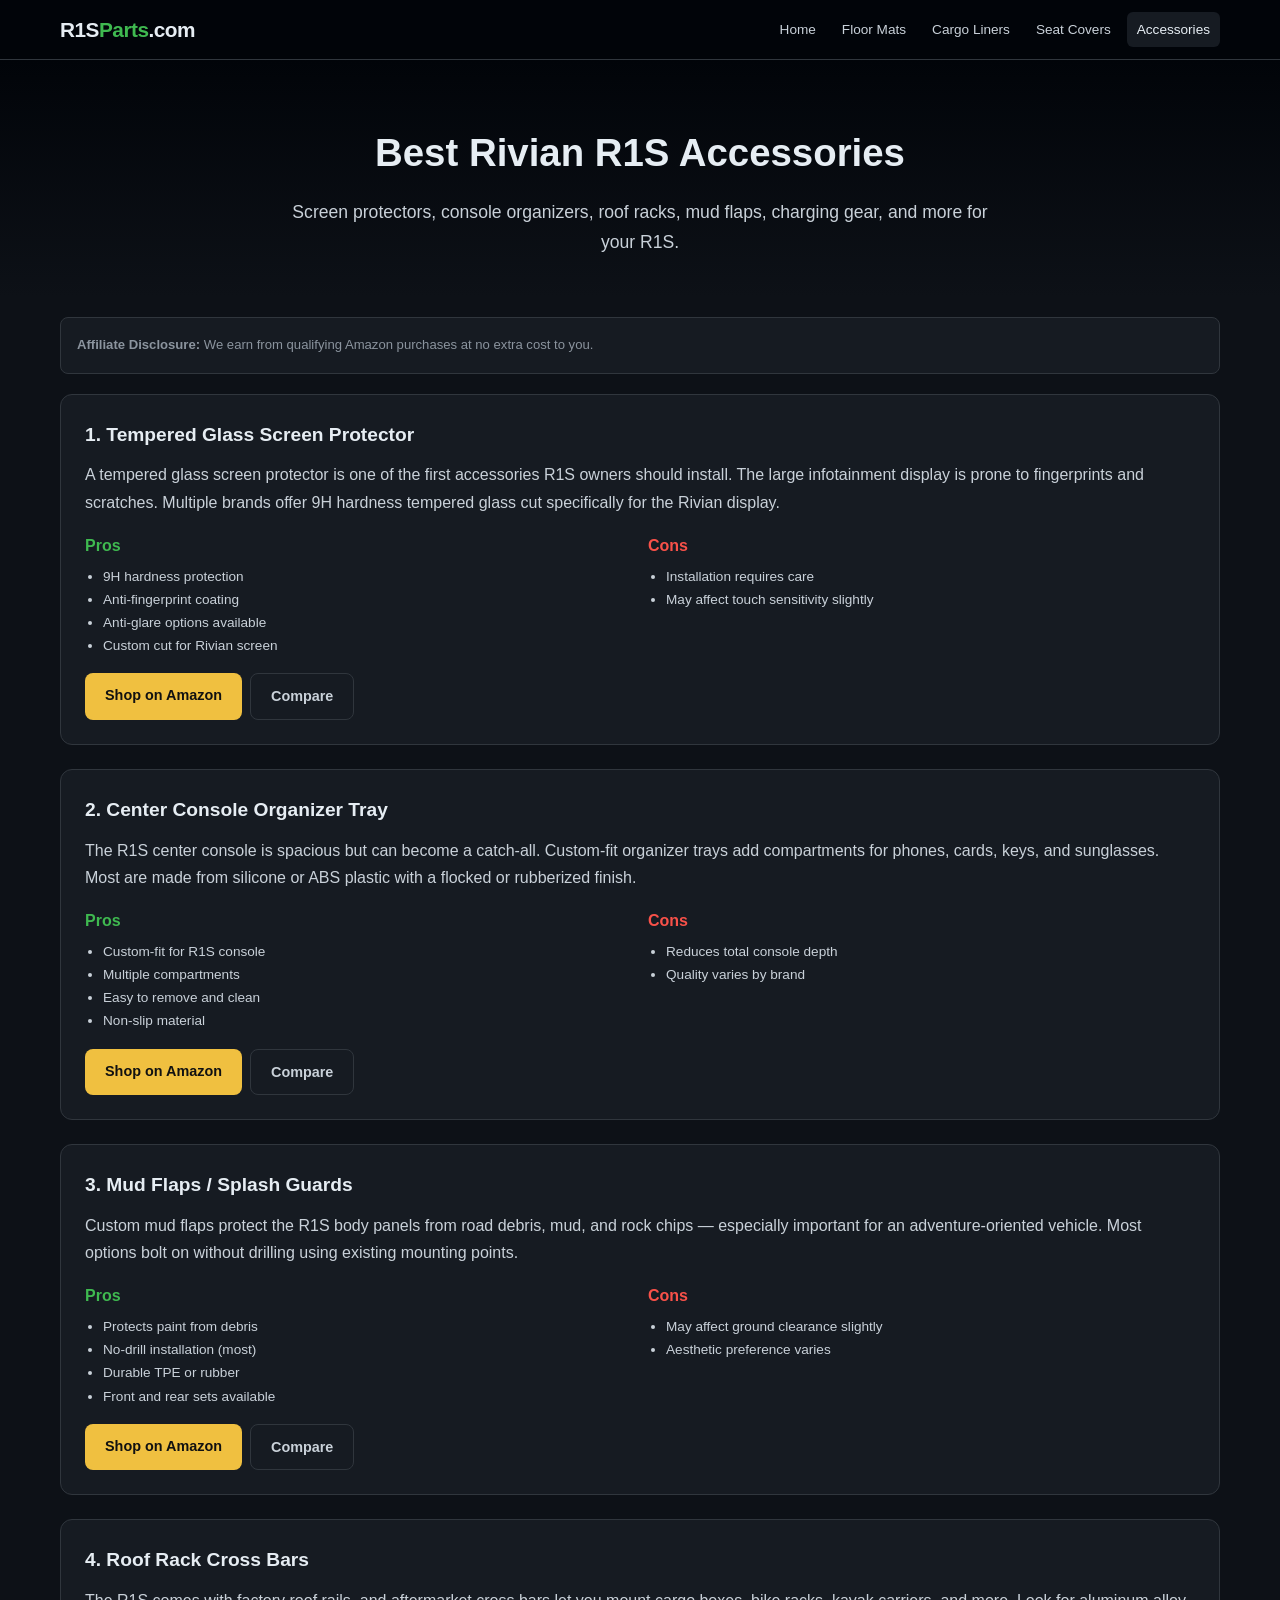
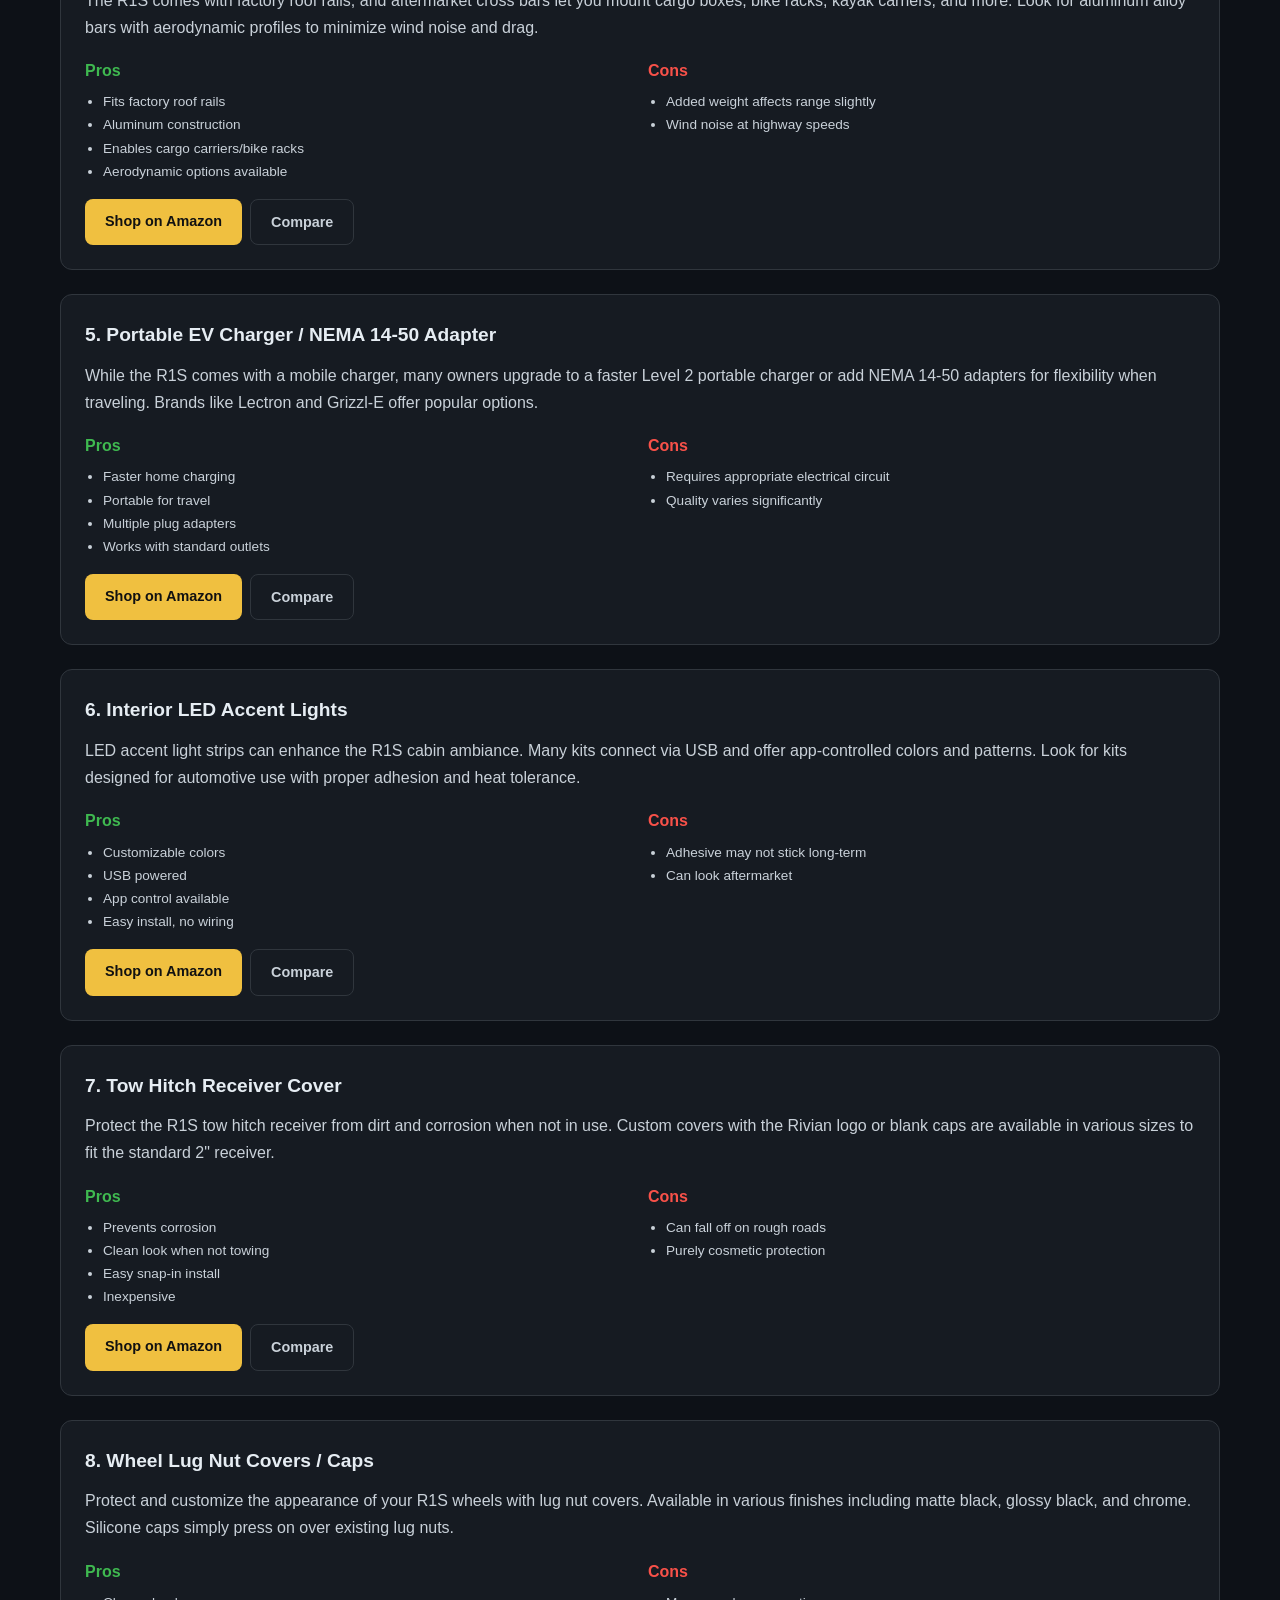
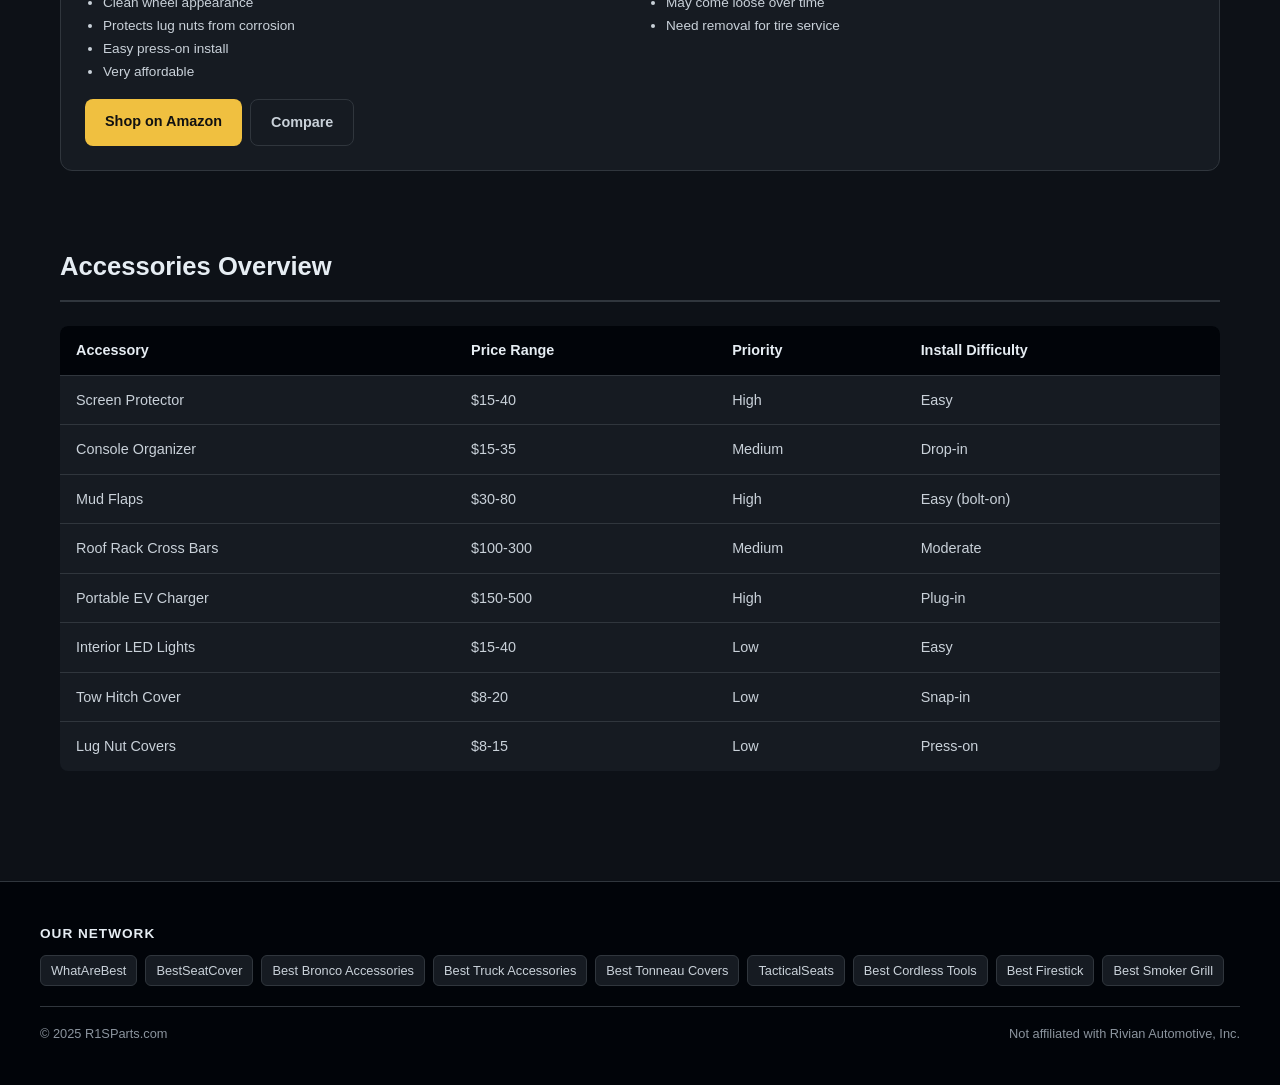
<file: best-accessories.html>
<!DOCTYPE html>
<html lang="en">
<head>
<meta name="robots" content="index,follow">
<meta charset="UTF-8">
<link rel="canonical" href="https://r1sparts.com/best-accessories.html">
<meta name="viewport" content="width=device-width,initial-scale=1">
<title>Best Rivian R1S Accessories (2025) — R1SParts.com</title>
<meta name="description" content="Top accessories for your Rivian R1S — screen protectors, console organizers, roof racks, mud flaps, charging accessories and more.">
<link rel="stylesheet" href="css/style.css">
</head>
<body>

<nav class="nav"><div class="nav-inner">
  <a href="/" class="nav-logo">R1S<span>Parts</span>.com</a>
  <div class="nav-links">
    <a href="/">Home</a>
    <a href="best-floor-mats.html">Floor Mats</a>
    <a href="best-cargo-liners.html">Cargo Liners</a>
    <a href="best-seat-covers.html">Seat Covers</a>
    <a href="best-accessories.html" class="active">Accessories</a>
  </div>
</div></nav>

<section class="hero">
  <h1>Best Rivian R1S Accessories</h1>
  <p>Screen protectors, console organizers, roof racks, mud flaps, charging gear, and more for your R1S.</p>
</section>

<div class="container">

<div class="disclosure"><strong>Affiliate Disclosure:</strong> We earn from qualifying Amazon purchases at no extra cost to you.</div>

<div class="review-card">
  
  <h3>1. Tempered Glass Screen Protector</h3>
  <p>A tempered glass screen protector is one of the first accessories R1S owners should install. The large infotainment display is prone to fingerprints and scratches. Multiple brands offer 9H hardness tempered glass cut specifically for the Rivian display.</p>
  <div class="pros-cons">
    <div class="pros"><h4>Pros</h4><ul><li>9H hardness protection</li><li>Anti-fingerprint coating</li><li>Anti-glare options available</li><li>Custom cut for Rivian screen</li></ul></div>
    <div class="cons"><h4>Cons</h4><ul><li>Installation requires care</li><li>May affect touch sensitivity slightly</li></ul></div>
  </div>
  <div class="btn-group">
    <a href="https://www.amazon.com/s?k=Rivian+R1S+screen+protector+tempered+glass&tag=brazenprodu01-20" class="btn btn-amazon" target="_blank" rel="nofollow noopener">Shop on Amazon</a>
    <a href="#comparison" class="btn btn-outline">Compare</a>
  </div>
</div>

<div class="review-card">
  
  <h3>2. Center Console Organizer Tray</h3>
  <p>The R1S center console is spacious but can become a catch-all. Custom-fit organizer trays add compartments for phones, cards, keys, and sunglasses. Most are made from silicone or ABS plastic with a flocked or rubberized finish.</p>
  <div class="pros-cons">
    <div class="pros"><h4>Pros</h4><ul><li>Custom-fit for R1S console</li><li>Multiple compartments</li><li>Easy to remove and clean</li><li>Non-slip material</li></ul></div>
    <div class="cons"><h4>Cons</h4><ul><li>Reduces total console depth</li><li>Quality varies by brand</li></ul></div>
  </div>
  <div class="btn-group">
    <a href="https://www.amazon.com/s?k=Rivian+R1S+center+console+organizer&tag=brazenprodu01-20" class="btn btn-amazon" target="_blank" rel="nofollow noopener">Shop on Amazon</a>
    <a href="#comparison" class="btn btn-outline">Compare</a>
  </div>
</div>

<div class="review-card">
  
  <h3>3. Mud Flaps / Splash Guards</h3>
  <p>Custom mud flaps protect the R1S body panels from road debris, mud, and rock chips — especially important for an adventure-oriented vehicle. Most options bolt on without drilling using existing mounting points.</p>
  <div class="pros-cons">
    <div class="pros"><h4>Pros</h4><ul><li>Protects paint from debris</li><li>No-drill installation (most)</li><li>Durable TPE or rubber</li><li>Front and rear sets available</li></ul></div>
    <div class="cons"><h4>Cons</h4><ul><li>May affect ground clearance slightly</li><li>Aesthetic preference varies</li></ul></div>
  </div>
  <div class="btn-group">
    <a href="https://www.amazon.com/s?k=Rivian+R1S+mud+flaps+splash+guards&tag=brazenprodu01-20" class="btn btn-amazon" target="_blank" rel="nofollow noopener">Shop on Amazon</a>
    <a href="#comparison" class="btn btn-outline">Compare</a>
  </div>
</div>

<div class="review-card">
  
  <h3>4. Roof Rack Cross Bars</h3>
  <p>The R1S comes with factory roof rails, and aftermarket cross bars let you mount cargo boxes, bike racks, kayak carriers, and more. Look for aluminum alloy bars with aerodynamic profiles to minimize wind noise and drag.</p>
  <div class="pros-cons">
    <div class="pros"><h4>Pros</h4><ul><li>Fits factory roof rails</li><li>Aluminum construction</li><li>Enables cargo carriers/bike racks</li><li>Aerodynamic options available</li></ul></div>
    <div class="cons"><h4>Cons</h4><ul><li>Added weight affects range slightly</li><li>Wind noise at highway speeds</li></ul></div>
  </div>
  <div class="btn-group">
    <a href="https://www.amazon.com/s?k=Rivian+R1S+roof+rack+cross+bars&tag=brazenprodu01-20" class="btn btn-amazon" target="_blank" rel="nofollow noopener">Shop on Amazon</a>
    <a href="#comparison" class="btn btn-outline">Compare</a>
  </div>
</div>

<div class="review-card">
  
  <h3>5. Portable EV Charger / NEMA 14-50 Adapter</h3>
  <p>While the R1S comes with a mobile charger, many owners upgrade to a faster Level 2 portable charger or add NEMA 14-50 adapters for flexibility when traveling. Brands like Lectron and Grizzl-E offer popular options.</p>
  <div class="pros-cons">
    <div class="pros"><h4>Pros</h4><ul><li>Faster home charging</li><li>Portable for travel</li><li>Multiple plug adapters</li><li>Works with standard outlets</li></ul></div>
    <div class="cons"><h4>Cons</h4><ul><li>Requires appropriate electrical circuit</li><li>Quality varies significantly</li></ul></div>
  </div>
  <div class="btn-group">
    <a href="https://www.amazon.com/s?k=portable+EV+charger+Level+2+NEMA+14-50&tag=brazenprodu01-20" class="btn btn-amazon" target="_blank" rel="nofollow noopener">Shop on Amazon</a>
    <a href="#comparison" class="btn btn-outline">Compare</a>
  </div>
</div>

<div class="review-card">
  
  <h3>6. Interior LED Accent Lights</h3>
  <p>LED accent light strips can enhance the R1S cabin ambiance. Many kits connect via USB and offer app-controlled colors and patterns. Look for kits designed for automotive use with proper adhesion and heat tolerance.</p>
  <div class="pros-cons">
    <div class="pros"><h4>Pros</h4><ul><li>Customizable colors</li><li>USB powered</li><li>App control available</li><li>Easy install, no wiring</li></ul></div>
    <div class="cons"><h4>Cons</h4><ul><li>Adhesive may not stick long-term</li><li>Can look aftermarket</li></ul></div>
  </div>
  <div class="btn-group">
    <a href="https://www.amazon.com/s?k=car+interior+LED+accent+lights+USB+app&tag=brazenprodu01-20" class="btn btn-amazon" target="_blank" rel="nofollow noopener">Shop on Amazon</a>
    <a href="#comparison" class="btn btn-outline">Compare</a>
  </div>
</div>

<div class="review-card">
  
  <h3>7. Tow Hitch Receiver Cover</h3>
  <p>Protect the R1S tow hitch receiver from dirt and corrosion when not in use. Custom covers with the Rivian logo or blank caps are available in various sizes to fit the standard 2" receiver.</p>
  <div class="pros-cons">
    <div class="pros"><h4>Pros</h4><ul><li>Prevents corrosion</li><li>Clean look when not towing</li><li>Easy snap-in install</li><li>Inexpensive</li></ul></div>
    <div class="cons"><h4>Cons</h4><ul><li>Can fall off on rough roads</li><li>Purely cosmetic protection</li></ul></div>
  </div>
  <div class="btn-group">
    <a href="https://www.amazon.com/s?k=Rivian+tow+hitch+cover+2+inch&tag=brazenprodu01-20" class="btn btn-amazon" target="_blank" rel="nofollow noopener">Shop on Amazon</a>
    <a href="#comparison" class="btn btn-outline">Compare</a>
  </div>
</div>

<div class="review-card">
  
  <h3>8. Wheel Lug Nut Covers / Caps</h3>
  <p>Protect and customize the appearance of your R1S wheels with lug nut covers. Available in various finishes including matte black, glossy black, and chrome. Silicone caps simply press on over existing lug nuts.</p>
  <div class="pros-cons">
    <div class="pros"><h4>Pros</h4><ul><li>Clean wheel appearance</li><li>Protects lug nuts from corrosion</li><li>Easy press-on install</li><li>Very affordable</li></ul></div>
    <div class="cons"><h4>Cons</h4><ul><li>May come loose over time</li><li>Need removal for tire service</li></ul></div>
  </div>
  <div class="btn-group">
    <a href="https://www.amazon.com/s?k=Rivian+R1S+lug+nut+covers+caps&tag=brazenprodu01-20" class="btn btn-amazon" target="_blank" rel="nofollow noopener">Shop on Amazon</a>
    <a href="#comparison" class="btn btn-outline">Compare</a>
  </div>
</div>

<section class="section" id="comparison">
  <h2 class="section-title">Accessories Overview</h2>
  <div class="table-wrap">
    <table>
      <thead><tr><th>Accessory</th><th>Price Range</th><th>Priority</th><th>Install Difficulty</th></tr></thead>
      <tbody>
        <tr><td>Screen Protector</td><td>$15-40</td><td>High</td><td>Easy</td></tr>
        <tr><td>Console Organizer</td><td>$15-35</td><td>Medium</td><td>Drop-in</td></tr>
        <tr><td>Mud Flaps</td><td>$30-80</td><td>High</td><td>Easy (bolt-on)</td></tr>
        <tr><td>Roof Rack Cross Bars</td><td>$100-300</td><td>Medium</td><td>Moderate</td></tr>
        <tr><td>Portable EV Charger</td><td>$150-500</td><td>High</td><td>Plug-in</td></tr>
        <tr><td>Interior LED Lights</td><td>$15-40</td><td>Low</td><td>Easy</td></tr>
        <tr><td>Tow Hitch Cover</td><td>$8-20</td><td>Low</td><td>Snap-in</td></tr>
        <tr><td>Lug Nut Covers</td><td>$8-15</td><td>Low</td><td>Press-on</td></tr>
      </tbody>
    </table>
  </div>
</section>

</div>

<footer class="footer"><div class="footer-inner">
  <div class="footer-network"><h4>Our Network</h4>
    <div class="footer-network-links">
      <a href="https://whatarebest.com">WhatAreBest</a><a href="https://bestseatcover.com">BestSeatCover</a><a href="https://bestbroncoaccessories.com">Best Bronco Accessories</a><a href="https://besttruckaccessories.com">Best Truck Accessories</a><a href="https://besttonneaucovers.com">Best Tonneau Covers</a><a href="https://tacticalseats.com">TacticalSeats</a><a href="https://bestcordlesstools.com">Best Cordless Tools</a><a href="https://bestfirestick.com">Best Firestick</a><a href="https://bestsmokergrill.com">Best Smoker Grill</a>
    </div>
  </div>
  <div class="footer-bottom"><span>&copy; 2025 R1SParts.com</span><span>Not affiliated with Rivian Automotive, Inc.</span></div>
</div></footer>

</body>
</html>
</file>
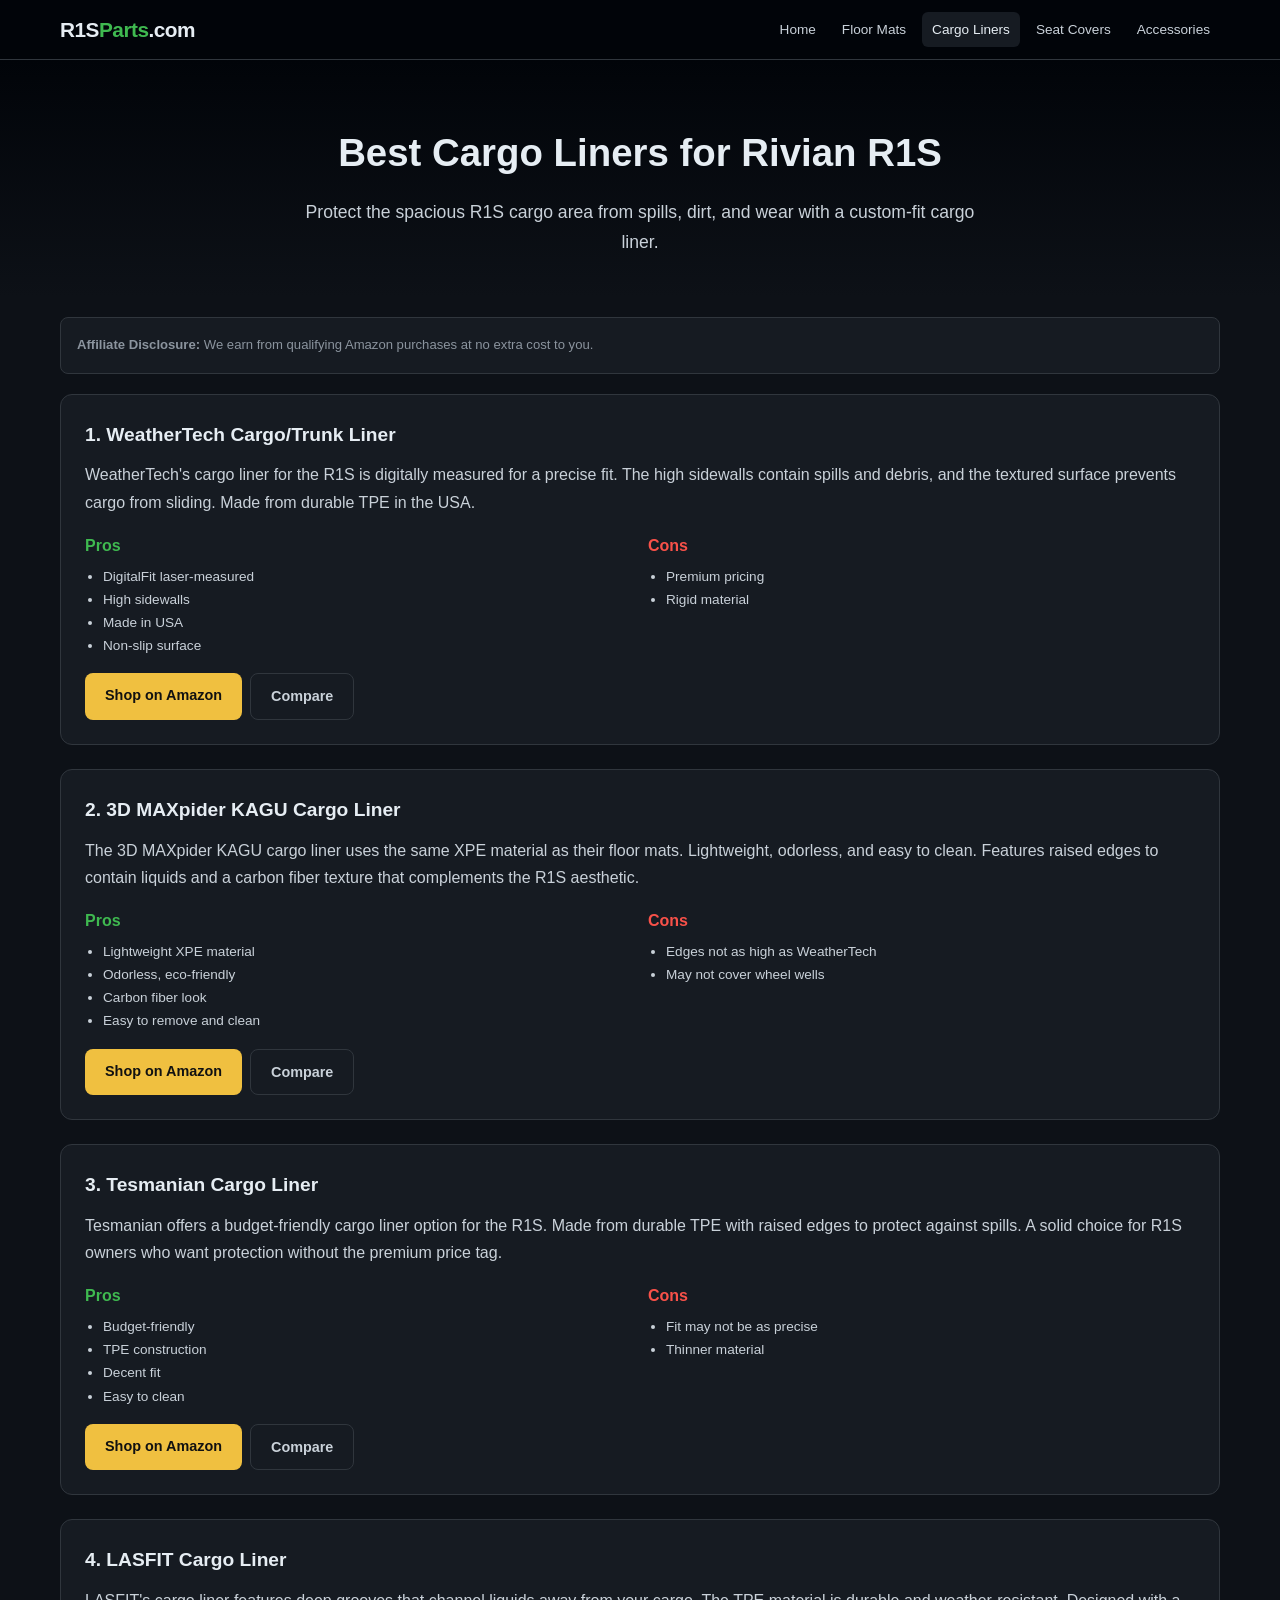
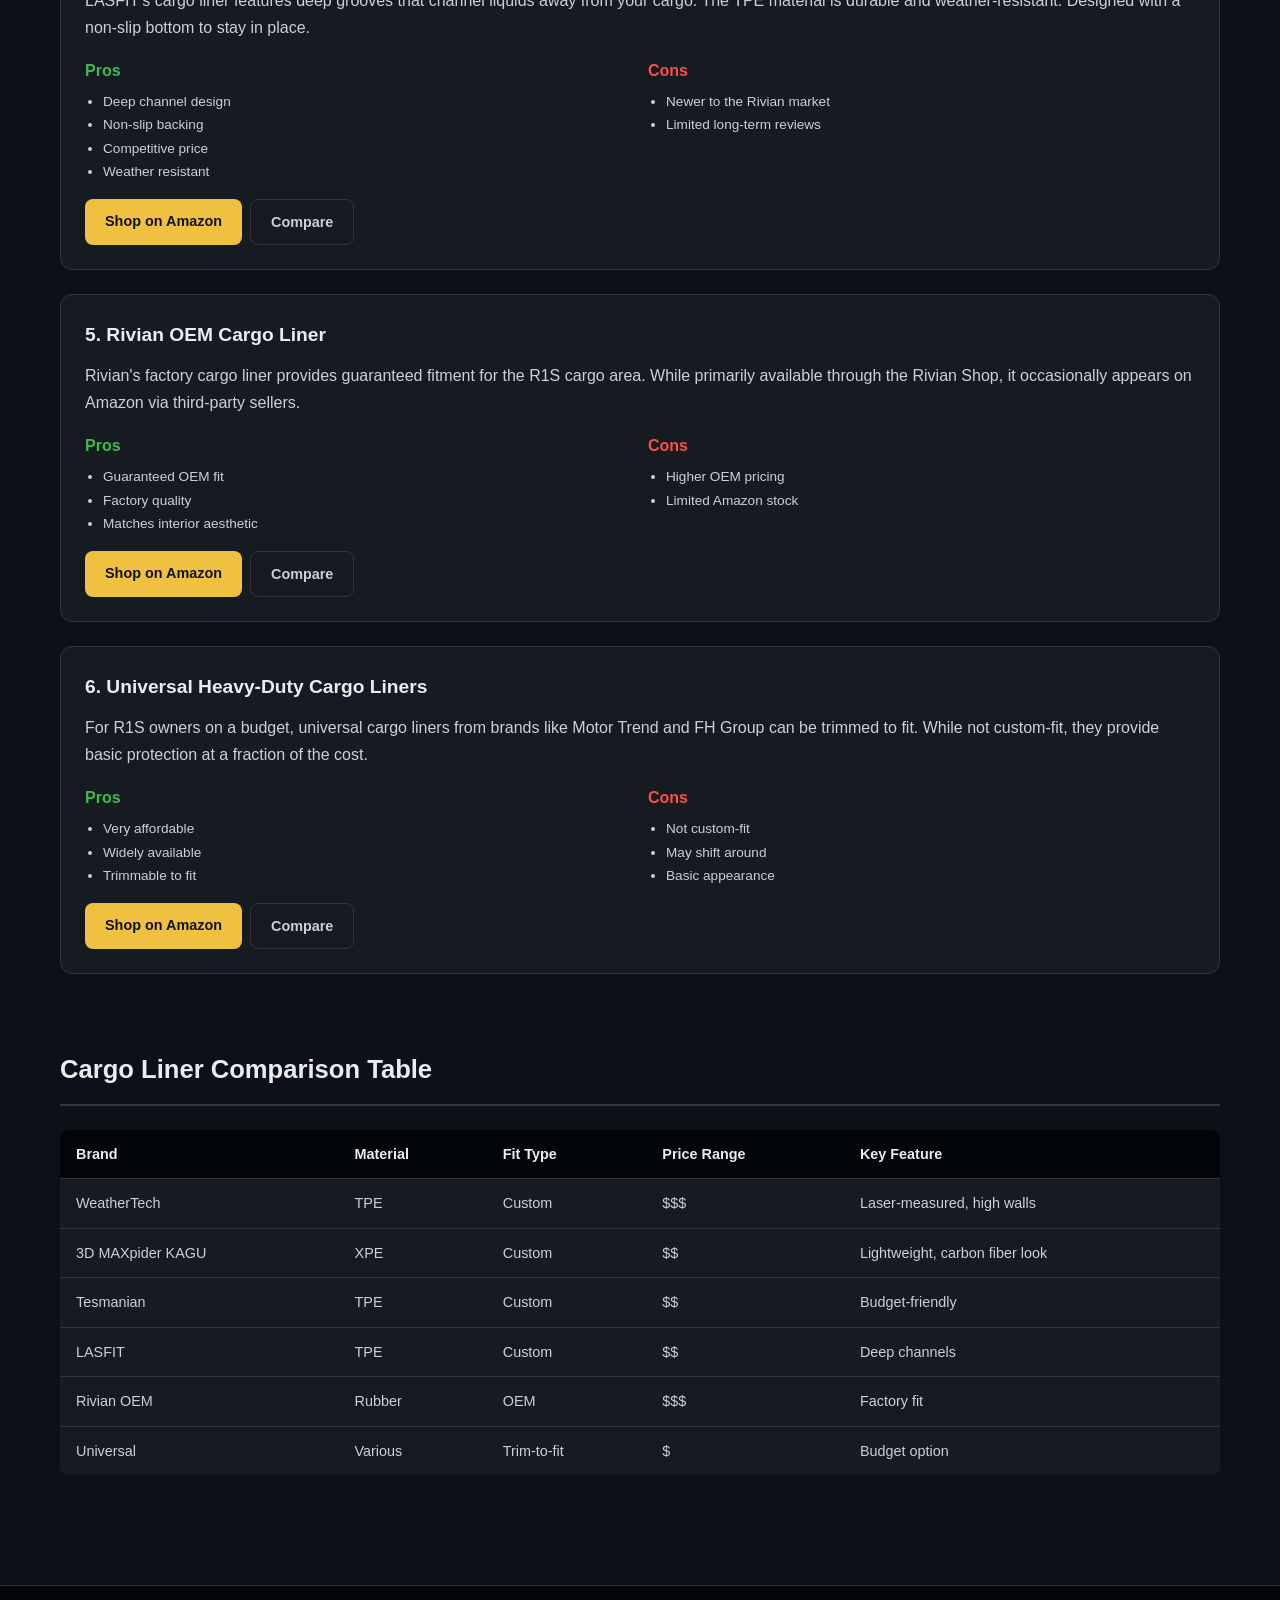
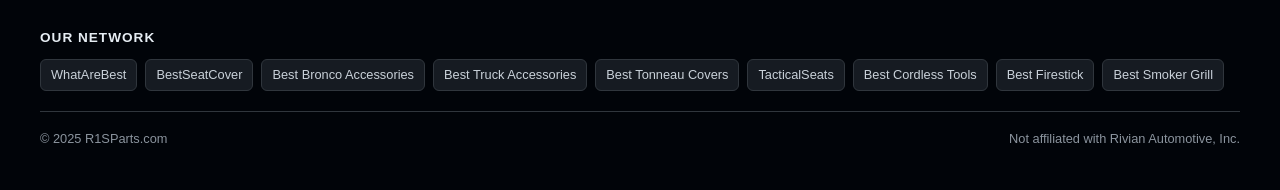
<file: best-cargo-liners.html>
<!DOCTYPE html>
<html lang="en">
<head>
<meta name="robots" content="index,follow">
<meta charset="UTF-8">
<link rel="canonical" href="https://r1sparts.com/best-cargo-liners.html">
<meta name="viewport" content="width=device-width,initial-scale=1">
<title>Best Cargo Liners for Rivian R1S (2025) — R1SParts.com</title>
<meta name="description" content="Compare the best cargo liners for the Rivian R1S. WeatherTech, 3D MAXpider, Tesmanian and more.">
<link rel="stylesheet" href="css/style.css">
</head>
<body>

<nav class="nav"><div class="nav-inner">
  <a href="/" class="nav-logo">R1S<span>Parts</span>.com</a>
  <div class="nav-links">
    <a href="/">Home</a>
    <a href="best-floor-mats.html">Floor Mats</a>
    <a href="best-cargo-liners.html" class="active">Cargo Liners</a>
    <a href="best-seat-covers.html">Seat Covers</a>
    <a href="best-accessories.html">Accessories</a>
  </div>
</div></nav>

<section class="hero">
  <h1>Best Cargo Liners for Rivian R1S</h1>
  <p>Protect the spacious R1S cargo area from spills, dirt, and wear with a custom-fit cargo liner.</p>
</section>

<div class="container">

<div class="disclosure"><strong>Affiliate Disclosure:</strong> We earn from qualifying Amazon purchases at no extra cost to you.</div>

<div class="review-card">
  
  <h3>1. WeatherTech Cargo/Trunk Liner</h3>
  <p>WeatherTech's cargo liner for the R1S is digitally measured for a precise fit. The high sidewalls contain spills and debris, and the textured surface prevents cargo from sliding. Made from durable TPE in the USA.</p>
  <div class="pros-cons">
    <div class="pros"><h4>Pros</h4><ul><li>DigitalFit laser-measured</li><li>High sidewalls</li><li>Made in USA</li><li>Non-slip surface</li></ul></div>
    <div class="cons"><h4>Cons</h4><ul><li>Premium pricing</li><li>Rigid material</li></ul></div>
  </div>
  <div class="btn-group">
    <a href="https://www.amazon.com/s?k=WeatherTech+Rivian+R1S+cargo+liner&tag=brazenprodu01-20" class="btn btn-amazon" target="_blank" rel="nofollow noopener">Shop on Amazon</a>
    <a href="#comparison" class="btn btn-outline">Compare</a>
  </div>
</div>

<div class="review-card">
  
  <h3>2. 3D MAXpider KAGU Cargo Liner</h3>
  <p>The 3D MAXpider KAGU cargo liner uses the same XPE material as their floor mats. Lightweight, odorless, and easy to clean. Features raised edges to contain liquids and a carbon fiber texture that complements the R1S aesthetic.</p>
  <div class="pros-cons">
    <div class="pros"><h4>Pros</h4><ul><li>Lightweight XPE material</li><li>Odorless, eco-friendly</li><li>Carbon fiber look</li><li>Easy to remove and clean</li></ul></div>
    <div class="cons"><h4>Cons</h4><ul><li>Edges not as high as WeatherTech</li><li>May not cover wheel wells</li></ul></div>
  </div>
  <div class="btn-group">
    <a href="https://www.amazon.com/s?k=3D+MAXpider+Rivian+R1S+cargo+liner&tag=brazenprodu01-20" class="btn btn-amazon" target="_blank" rel="nofollow noopener">Shop on Amazon</a>
    <a href="#comparison" class="btn btn-outline">Compare</a>
  </div>
</div>

<div class="review-card">
  
  <h3>3. Tesmanian Cargo Liner</h3>
  <p>Tesmanian offers a budget-friendly cargo liner option for the R1S. Made from durable TPE with raised edges to protect against spills. A solid choice for R1S owners who want protection without the premium price tag.</p>
  <div class="pros-cons">
    <div class="pros"><h4>Pros</h4><ul><li>Budget-friendly</li><li>TPE construction</li><li>Decent fit</li><li>Easy to clean</li></ul></div>
    <div class="cons"><h4>Cons</h4><ul><li>Fit may not be as precise</li><li>Thinner material</li></ul></div>
  </div>
  <div class="btn-group">
    <a href="https://www.amazon.com/s?k=Tesmanian+Rivian+R1S+cargo+liner&tag=brazenprodu01-20" class="btn btn-amazon" target="_blank" rel="nofollow noopener">Shop on Amazon</a>
    <a href="#comparison" class="btn btn-outline">Compare</a>
  </div>
</div>

<div class="review-card">
  
  <h3>4. LASFIT Cargo Liner</h3>
  <p>LASFIT's cargo liner features deep grooves that channel liquids away from your cargo. The TPE material is durable and weather-resistant. Designed with a non-slip bottom to stay in place.</p>
  <div class="pros-cons">
    <div class="pros"><h4>Pros</h4><ul><li>Deep channel design</li><li>Non-slip backing</li><li>Competitive price</li><li>Weather resistant</li></ul></div>
    <div class="cons"><h4>Cons</h4><ul><li>Newer to the Rivian market</li><li>Limited long-term reviews</li></ul></div>
  </div>
  <div class="btn-group">
    <a href="https://www.amazon.com/s?k=LASFIT+Rivian+R1S+cargo+liner&tag=brazenprodu01-20" class="btn btn-amazon" target="_blank" rel="nofollow noopener">Shop on Amazon</a>
    <a href="#comparison" class="btn btn-outline">Compare</a>
  </div>
</div>

<div class="review-card">
  
  <h3>5. Rivian OEM Cargo Liner</h3>
  <p>Rivian's factory cargo liner provides guaranteed fitment for the R1S cargo area. While primarily available through the Rivian Shop, it occasionally appears on Amazon via third-party sellers.</p>
  <div class="pros-cons">
    <div class="pros"><h4>Pros</h4><ul><li>Guaranteed OEM fit</li><li>Factory quality</li><li>Matches interior aesthetic</li></ul></div>
    <div class="cons"><h4>Cons</h4><ul><li>Higher OEM pricing</li><li>Limited Amazon stock</li></ul></div>
  </div>
  <div class="btn-group">
    <a href="https://www.amazon.com/s?k=Rivian+R1S+OEM+cargo+liner&tag=brazenprodu01-20" class="btn btn-amazon" target="_blank" rel="nofollow noopener">Shop on Amazon</a>
    <a href="#comparison" class="btn btn-outline">Compare</a>
  </div>
</div>

<div class="review-card">
  <h3>6. Universal Heavy-Duty Cargo Liners</h3>
  <p>For R1S owners on a budget, universal cargo liners from brands like Motor Trend and FH Group can be trimmed to fit. While not custom-fit, they provide basic protection at a fraction of the cost.</p>
  <div class="pros-cons">
    <div class="pros"><h4>Pros</h4><ul><li>Very affordable</li><li>Widely available</li><li>Trimmable to fit</li></ul></div>
    <div class="cons"><h4>Cons</h4><ul><li>Not custom-fit</li><li>May shift around</li><li>Basic appearance</li></ul></div>
  </div>
  <div class="btn-group">
    <a href="https://www.amazon.com/s?k=universal+SUV+cargo+liner+heavy+duty&tag=brazenprodu01-20" class="btn btn-amazon" target="_blank" rel="nofollow noopener">Shop on Amazon</a>
    <a href="#comparison" class="btn btn-outline">Compare</a>
  </div>
</div>

<section class="section" id="comparison">
  <h2 class="section-title">Cargo Liner Comparison Table</h2>
  <div class="table-wrap">
    <table>
      <thead><tr><th>Brand</th><th>Material</th><th>Fit Type</th><th>Price Range</th><th>Key Feature</th></tr></thead>
      <tbody>
        <tr><td>WeatherTech</td><td>TPE</td><td>Custom</td><td>$$$</td><td>Laser-measured, high walls</td></tr>
        <tr><td>3D MAXpider KAGU</td><td>XPE</td><td>Custom</td><td>$$</td><td>Lightweight, carbon fiber look</td></tr>
        <tr><td>Tesmanian</td><td>TPE</td><td>Custom</td><td>$$</td><td>Budget-friendly</td></tr>
        <tr><td>LASFIT</td><td>TPE</td><td>Custom</td><td>$$</td><td>Deep channels</td></tr>
        <tr><td>Rivian OEM</td><td>Rubber</td><td>OEM</td><td>$$$</td><td>Factory fit</td></tr>
        <tr><td>Universal</td><td>Various</td><td>Trim-to-fit</td><td>$</td><td>Budget option</td></tr>
      </tbody>
    </table>
  </div>
</section>

</div>

<footer class="footer"><div class="footer-inner">
  <div class="footer-network"><h4>Our Network</h4>
    <div class="footer-network-links">
      <a href="https://whatarebest.com">WhatAreBest</a><a href="https://bestseatcover.com">BestSeatCover</a><a href="https://bestbroncoaccessories.com">Best Bronco Accessories</a><a href="https://besttruckaccessories.com">Best Truck Accessories</a><a href="https://besttonneaucovers.com">Best Tonneau Covers</a><a href="https://tacticalseats.com">TacticalSeats</a><a href="https://bestcordlesstools.com">Best Cordless Tools</a><a href="https://bestfirestick.com">Best Firestick</a><a href="https://bestsmokergrill.com">Best Smoker Grill</a>
    </div>
  </div>
  <div class="footer-bottom"><span>&copy; 2025 R1SParts.com</span><span>Not affiliated with Rivian Automotive, Inc.</span></div>
</div></footer>

</body>
</html>
</file>
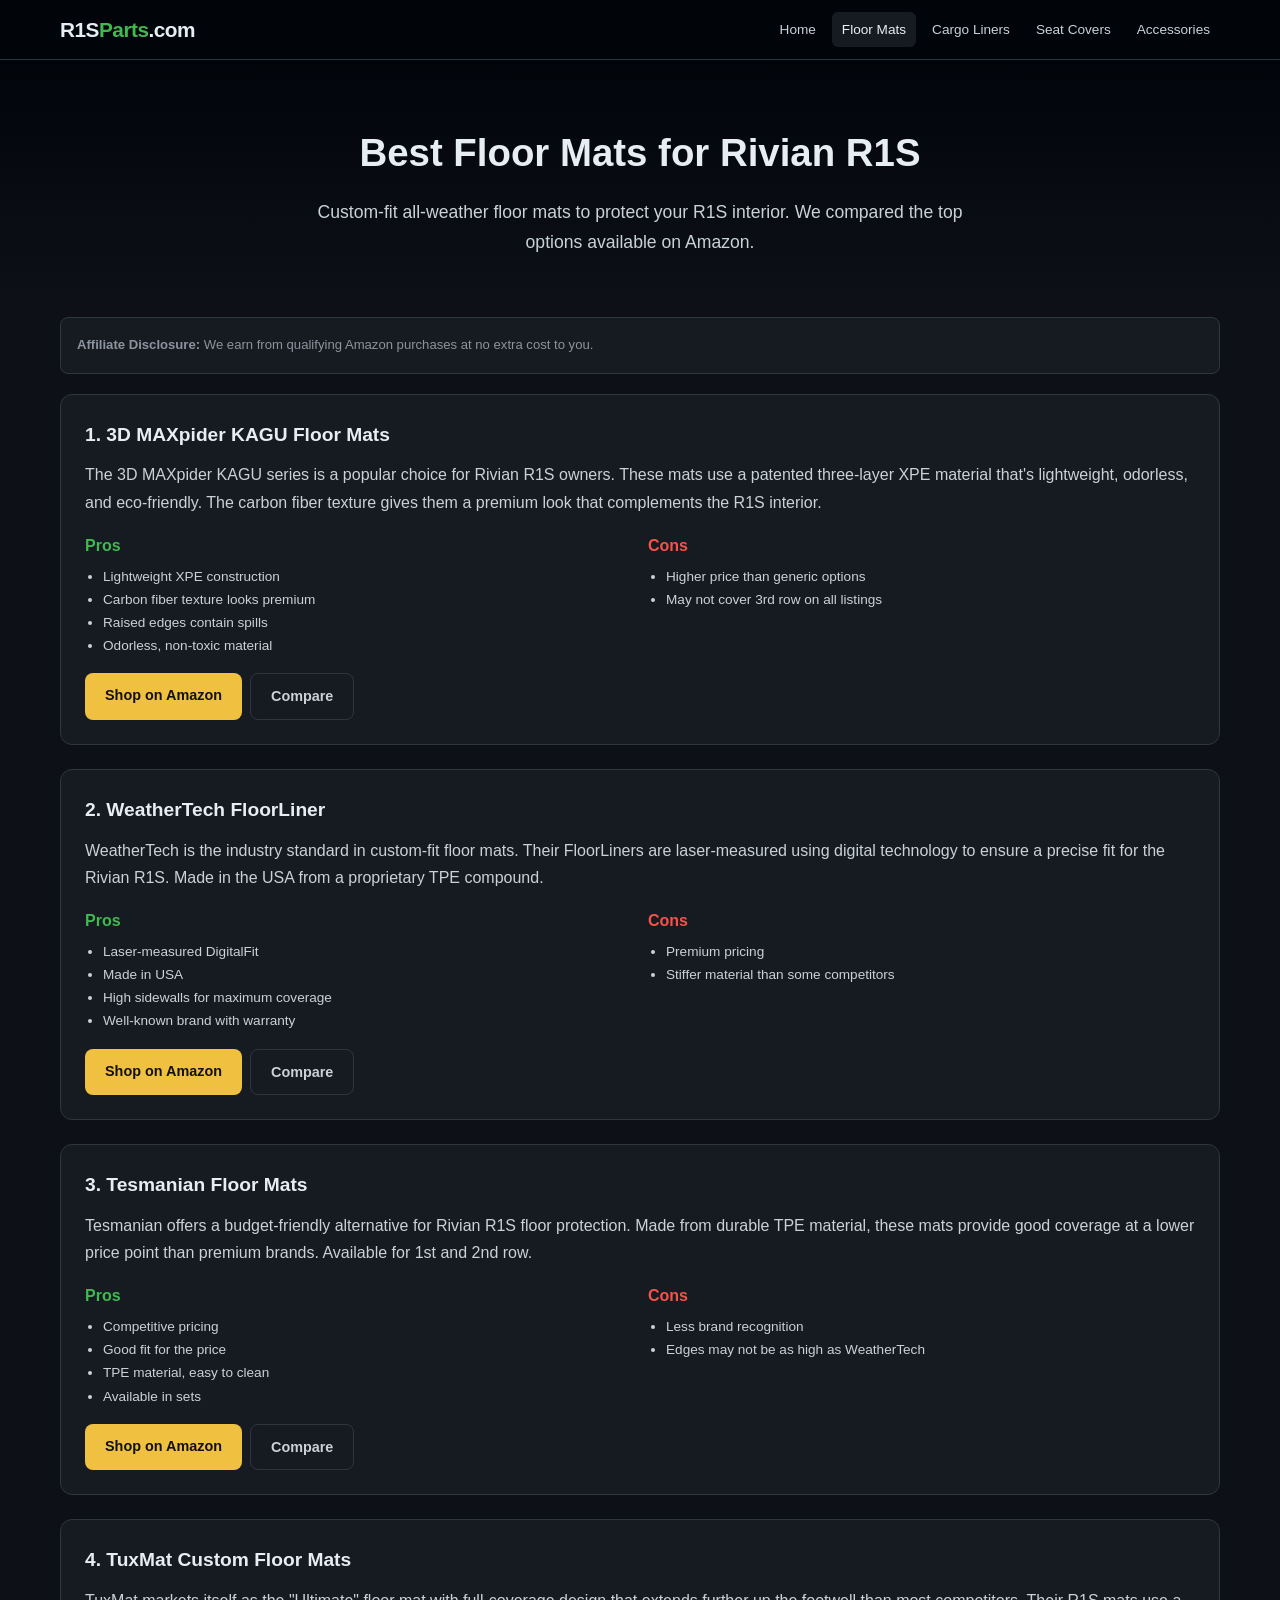
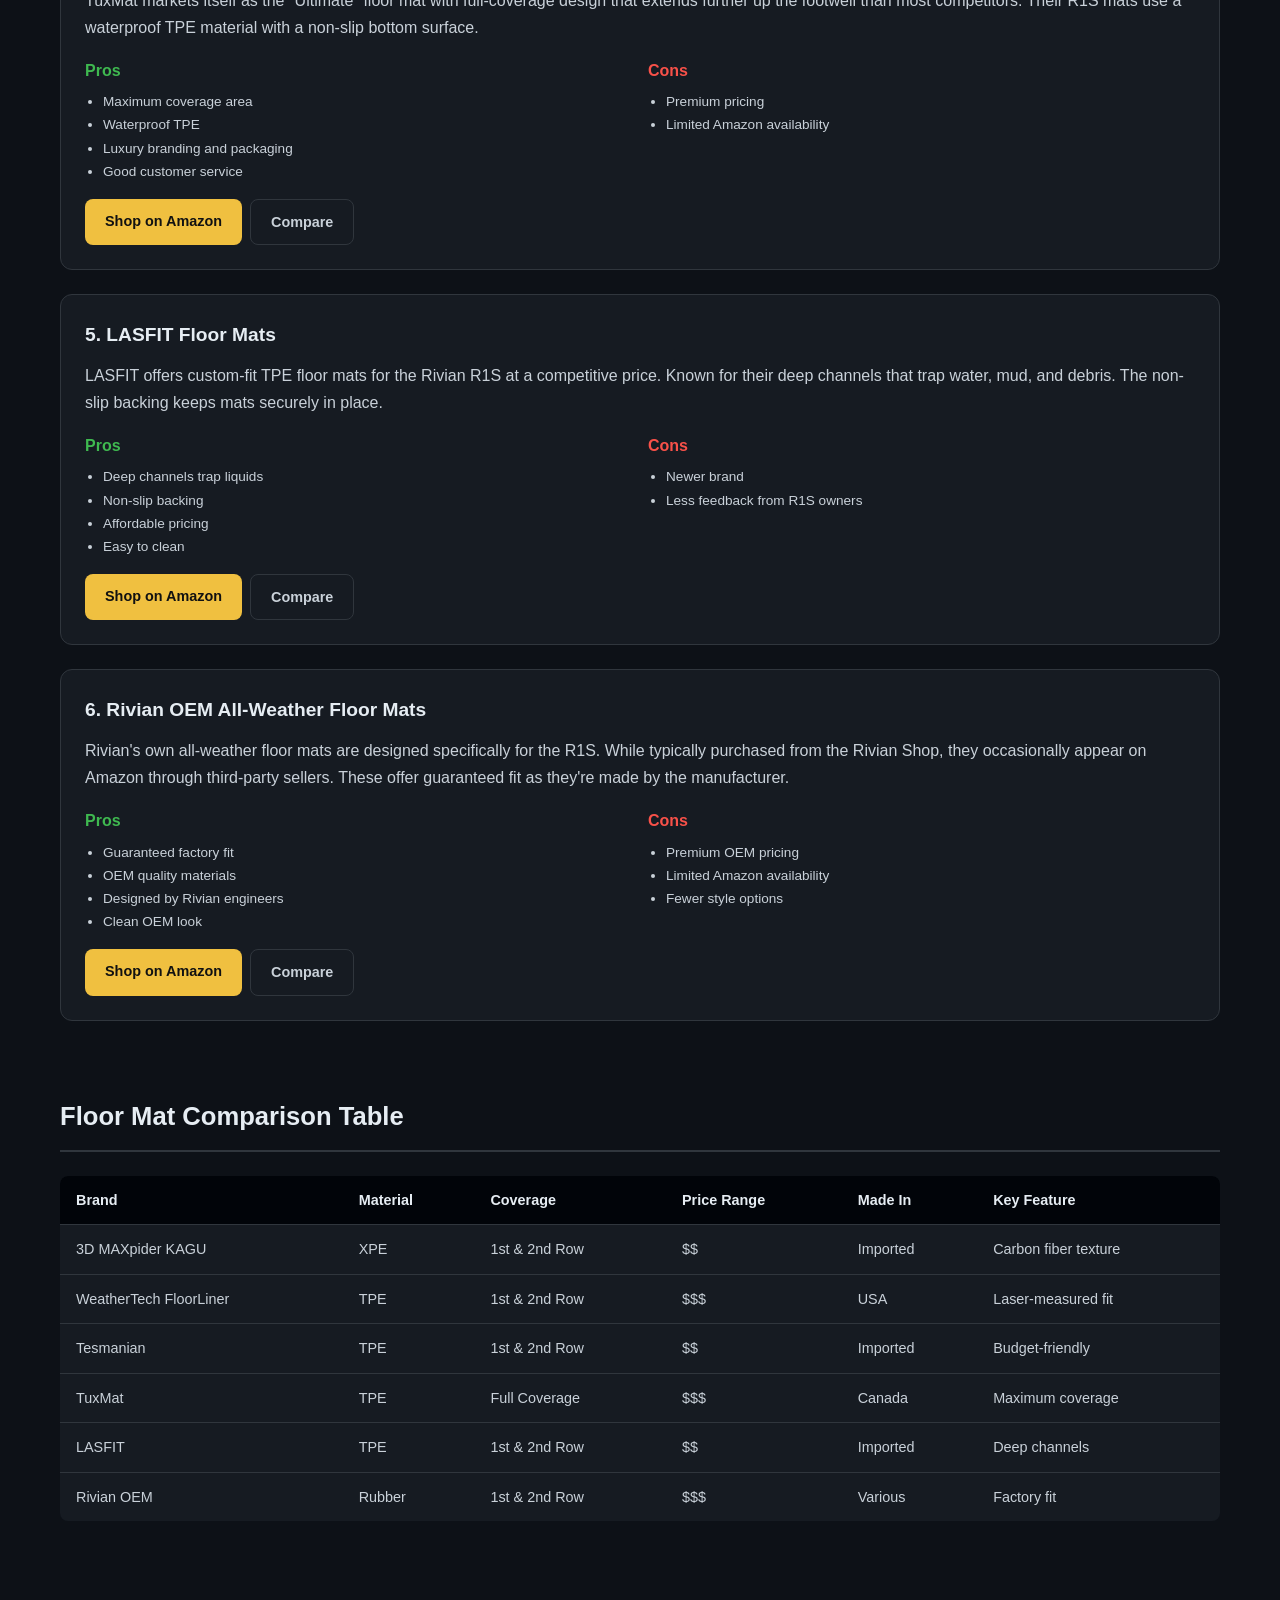
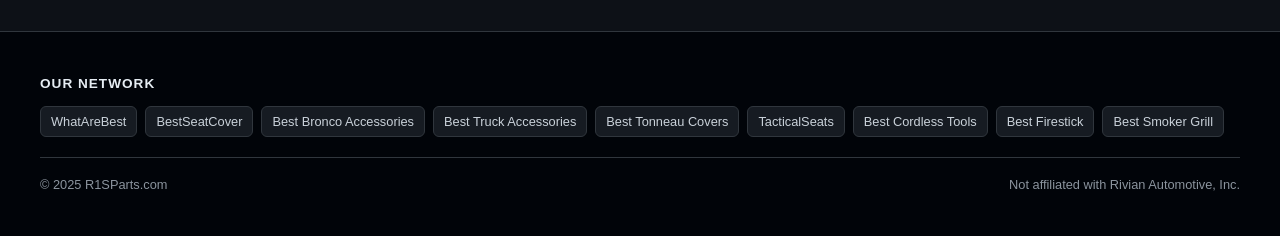
<file: best-floor-mats.html>
<!DOCTYPE html>
<html lang="en">
<head>
<meta name="robots" content="index,follow">
<meta charset="UTF-8">
<link rel="canonical" href="https://r1sparts.com/best-floor-mats.html">
<meta name="viewport" content="width=device-width,initial-scale=1">
<title>Best Floor Mats for Rivian R1S (2025) — R1SParts.com</title>
<meta name="description" content="Compare the best all-weather floor mats for the Rivian R1S. WeatherTech, 3D MAXpider, Tesmanian, TuxMat, LASFIT and more reviewed.">
<link rel="stylesheet" href="css/style.css">
</head>
<body>

<nav class="nav"><div class="nav-inner">
  <a href="/" class="nav-logo">R1S<span>Parts</span>.com</a>
  <div class="nav-links">
    <a href="/">Home</a>
    <a href="best-floor-mats.html" class="active">Floor Mats</a>
    <a href="best-cargo-liners.html">Cargo Liners</a>
    <a href="best-seat-covers.html">Seat Covers</a>
    <a href="best-accessories.html">Accessories</a>
  </div>
</div></nav>

<section class="hero">
  <h1>Best Floor Mats for Rivian R1S</h1>
  <p>Custom-fit all-weather floor mats to protect your R1S interior. We compared the top options available on Amazon.</p>
</section>

<div class="container">

<div class="disclosure">
  <strong>Affiliate Disclosure:</strong> We earn from qualifying Amazon purchases at no extra cost to you.
</div>

<!-- REVIEW 1 -->
<div class="review-card">
  
  <h3>1. 3D MAXpider KAGU Floor Mats</h3>
  <p>The 3D MAXpider KAGU series is a popular choice for Rivian R1S owners. These mats use a patented three-layer XPE material that's lightweight, odorless, and eco-friendly. The carbon fiber texture gives them a premium look that complements the R1S interior.</p>
  <div class="pros-cons">
    <div class="pros"><h4>Pros</h4><ul><li>Lightweight XPE construction</li><li>Carbon fiber texture looks premium</li><li>Raised edges contain spills</li><li>Odorless, non-toxic material</li></ul></div>
    <div class="cons"><h4>Cons</h4><ul><li>Higher price than generic options</li><li>May not cover 3rd row on all listings</li></ul></div>
  </div>
  <div class="btn-group">
    <a href="https://www.amazon.com/s?k=3D+MAXpider+KAGU+Rivian+R1S+floor+mats&tag=brazenprodu01-20" class="btn btn-amazon" target="_blank" rel="nofollow noopener">Shop on Amazon</a>
    <a href="#comparison" class="btn btn-outline">Compare</a>
  </div>
</div>

<!-- REVIEW 2 -->
<div class="review-card">
  
  <h3>2. WeatherTech FloorLiner</h3>
  <p>WeatherTech is the industry standard in custom-fit floor mats. Their FloorLiners are laser-measured using digital technology to ensure a precise fit for the Rivian R1S. Made in the USA from a proprietary TPE compound.</p>
  <div class="pros-cons">
    <div class="pros"><h4>Pros</h4><ul><li>Laser-measured DigitalFit</li><li>Made in USA</li><li>High sidewalls for maximum coverage</li><li>Well-known brand with warranty</li></ul></div>
    <div class="cons"><h4>Cons</h4><ul><li>Premium pricing</li><li>Stiffer material than some competitors</li></ul></div>
  </div>
  <div class="btn-group">
    <a href="https://www.amazon.com/s?k=WeatherTech+FloorLiner+Rivian+R1S&tag=brazenprodu01-20" class="btn btn-amazon" target="_blank" rel="nofollow noopener">Shop on Amazon</a>
    <a href="#comparison" class="btn btn-outline">Compare</a>
  </div>
</div>

<!-- REVIEW 3 -->
<div class="review-card">
  
  <h3>3. Tesmanian Floor Mats</h3>
  <p>Tesmanian offers a budget-friendly alternative for Rivian R1S floor protection. Made from durable TPE material, these mats provide good coverage at a lower price point than premium brands. Available for 1st and 2nd row.</p>
  <div class="pros-cons">
    <div class="pros"><h4>Pros</h4><ul><li>Competitive pricing</li><li>Good fit for the price</li><li>TPE material, easy to clean</li><li>Available in sets</li></ul></div>
    <div class="cons"><h4>Cons</h4><ul><li>Less brand recognition</li><li>Edges may not be as high as WeatherTech</li></ul></div>
  </div>
  <div class="btn-group">
    <a href="https://www.amazon.com/s?k=Tesmanian+Rivian+R1S+floor+mats&tag=brazenprodu01-20" class="btn btn-amazon" target="_blank" rel="nofollow noopener">Shop on Amazon</a>
    <a href="#comparison" class="btn btn-outline">Compare</a>
  </div>
</div>

<!-- REVIEW 4 -->
<div class="review-card">
  
  <h3>4. TuxMat Custom Floor Mats</h3>
  <p>TuxMat markets itself as the "Ultimate" floor mat with full-coverage design that extends further up the footwell than most competitors. Their R1S mats use a waterproof TPE material with a non-slip bottom surface.</p>
  <div class="pros-cons">
    <div class="pros"><h4>Pros</h4><ul><li>Maximum coverage area</li><li>Waterproof TPE</li><li>Luxury branding and packaging</li><li>Good customer service</li></ul></div>
    <div class="cons"><h4>Cons</h4><ul><li>Premium pricing</li><li>Limited Amazon availability</li></ul></div>
  </div>
  <div class="btn-group">
    <a href="https://www.amazon.com/s?k=TuxMat+Rivian+R1S+floor+mats&tag=brazenprodu01-20" class="btn btn-amazon" target="_blank" rel="nofollow noopener">Shop on Amazon</a>
    <a href="#comparison" class="btn btn-outline">Compare</a>
  </div>
</div>

<!-- REVIEW 5 -->
<div class="review-card">
  
  <h3>5. LASFIT Floor Mats</h3>
  <p>LASFIT offers custom-fit TPE floor mats for the Rivian R1S at a competitive price. Known for their deep channels that trap water, mud, and debris. The non-slip backing keeps mats securely in place.</p>
  <div class="pros-cons">
    <div class="pros"><h4>Pros</h4><ul><li>Deep channels trap liquids</li><li>Non-slip backing</li><li>Affordable pricing</li><li>Easy to clean</li></ul></div>
    <div class="cons"><h4>Cons</h4><ul><li>Newer brand</li><li>Less feedback from R1S owners</li></ul></div>
  </div>
  <div class="btn-group">
    <a href="https://www.amazon.com/s?k=LASFIT+Rivian+R1S+floor+mats&tag=brazenprodu01-20" class="btn btn-amazon" target="_blank" rel="nofollow noopener">Shop on Amazon</a>
    <a href="#comparison" class="btn btn-outline">Compare</a>
  </div>
</div>

<!-- REVIEW 6 -->
<div class="review-card">
  
  <h3>6. Rivian OEM All-Weather Floor Mats</h3>
  <p>Rivian's own all-weather floor mats are designed specifically for the R1S. While typically purchased from the Rivian Shop, they occasionally appear on Amazon through third-party sellers. These offer guaranteed fit as they're made by the manufacturer.</p>
  <div class="pros-cons">
    <div class="pros"><h4>Pros</h4><ul><li>Guaranteed factory fit</li><li>OEM quality materials</li><li>Designed by Rivian engineers</li><li>Clean OEM look</li></ul></div>
    <div class="cons"><h4>Cons</h4><ul><li>Premium OEM pricing</li><li>Limited Amazon availability</li><li>Fewer style options</li></ul></div>
  </div>
  <div class="btn-group">
    <a href="https://www.amazon.com/s?k=Rivian+R1S+OEM+all+weather+floor+mats&tag=brazenprodu01-20" class="btn btn-amazon" target="_blank" rel="nofollow noopener">Shop on Amazon</a>
    <a href="#comparison" class="btn btn-outline">Compare</a>
  </div>
</div>

<!-- COMPARISON TABLE -->
<section class="section" id="comparison">
  <h2 class="section-title">Floor Mat Comparison Table</h2>
  <div class="table-wrap">
    <table>
      <thead><tr><th>Brand</th><th>Material</th><th>Coverage</th><th>Price Range</th><th>Made In</th><th>Key Feature</th></tr></thead>
      <tbody>
        <tr><td>3D MAXpider KAGU</td><td>XPE</td><td>1st & 2nd Row</td><td>$$</td><td>Imported</td><td>Carbon fiber texture</td></tr>
        <tr><td>WeatherTech FloorLiner</td><td>TPE</td><td>1st & 2nd Row</td><td>$$$</td><td>USA</td><td>Laser-measured fit</td></tr>
        <tr><td>Tesmanian</td><td>TPE</td><td>1st & 2nd Row</td><td>$$</td><td>Imported</td><td>Budget-friendly</td></tr>
        <tr><td>TuxMat</td><td>TPE</td><td>Full Coverage</td><td>$$$</td><td>Canada</td><td>Maximum coverage</td></tr>
        <tr><td>LASFIT</td><td>TPE</td><td>1st & 2nd Row</td><td>$$</td><td>Imported</td><td>Deep channels</td></tr>
        <tr><td>Rivian OEM</td><td>Rubber</td><td>1st & 2nd Row</td><td>$$$</td><td>Various</td><td>Factory fit</td></tr>
      </tbody>
    </table>
  </div>
</section>

</div>

<footer class="footer"><div class="footer-inner">
  <div class="footer-network"><h4>Our Network</h4>
    <div class="footer-network-links">
      <a href="https://whatarebest.com">WhatAreBest</a><a href="https://bestseatcover.com">BestSeatCover</a><a href="https://bestbroncoaccessories.com">Best Bronco Accessories</a><a href="https://besttruckaccessories.com">Best Truck Accessories</a><a href="https://besttonneaucovers.com">Best Tonneau Covers</a><a href="https://tacticalseats.com">TacticalSeats</a><a href="https://bestcordlesstools.com">Best Cordless Tools</a><a href="https://bestfirestick.com">Best Firestick</a><a href="https://bestsmokergrill.com">Best Smoker Grill</a>
    </div>
  </div>
  <div class="footer-bottom"><span>&copy; 2025 R1SParts.com</span><span>Not affiliated with Rivian Automotive, Inc.</span></div>
</div></footer>

</body>
</html>
</file>
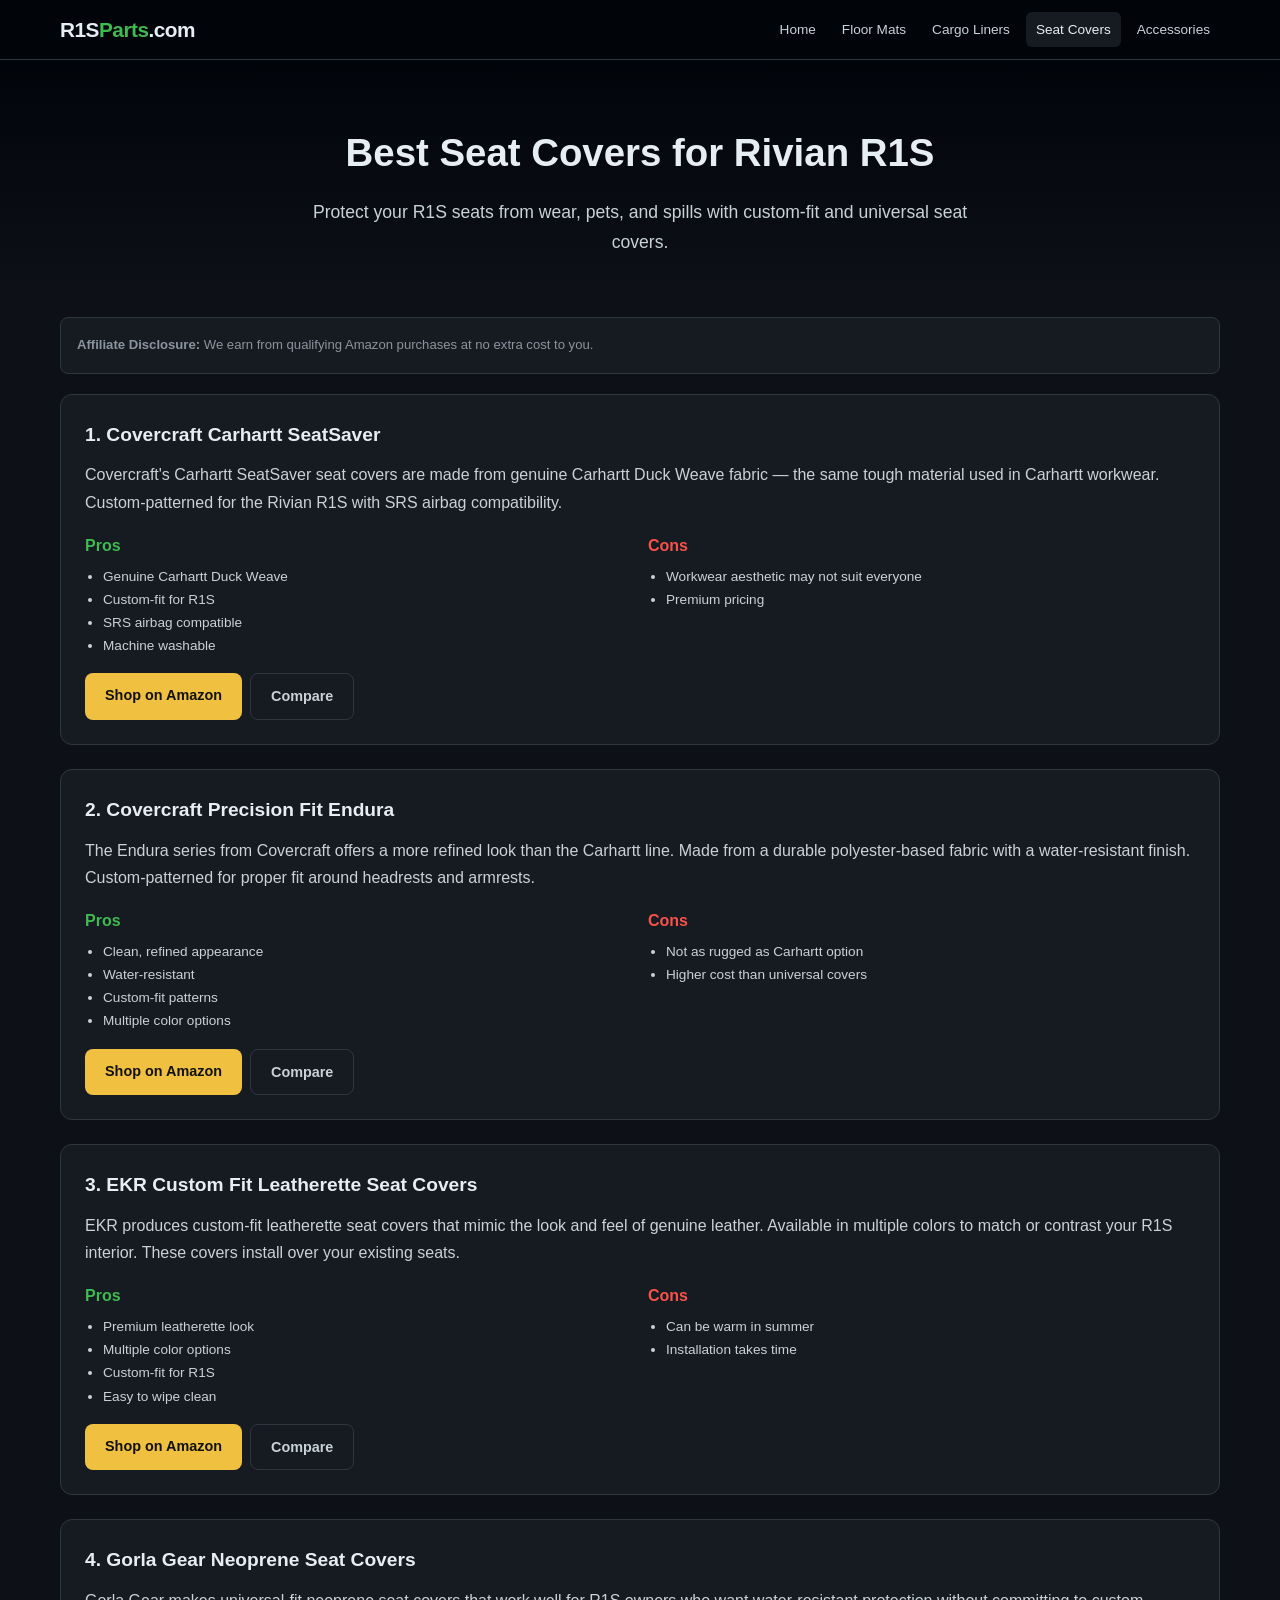
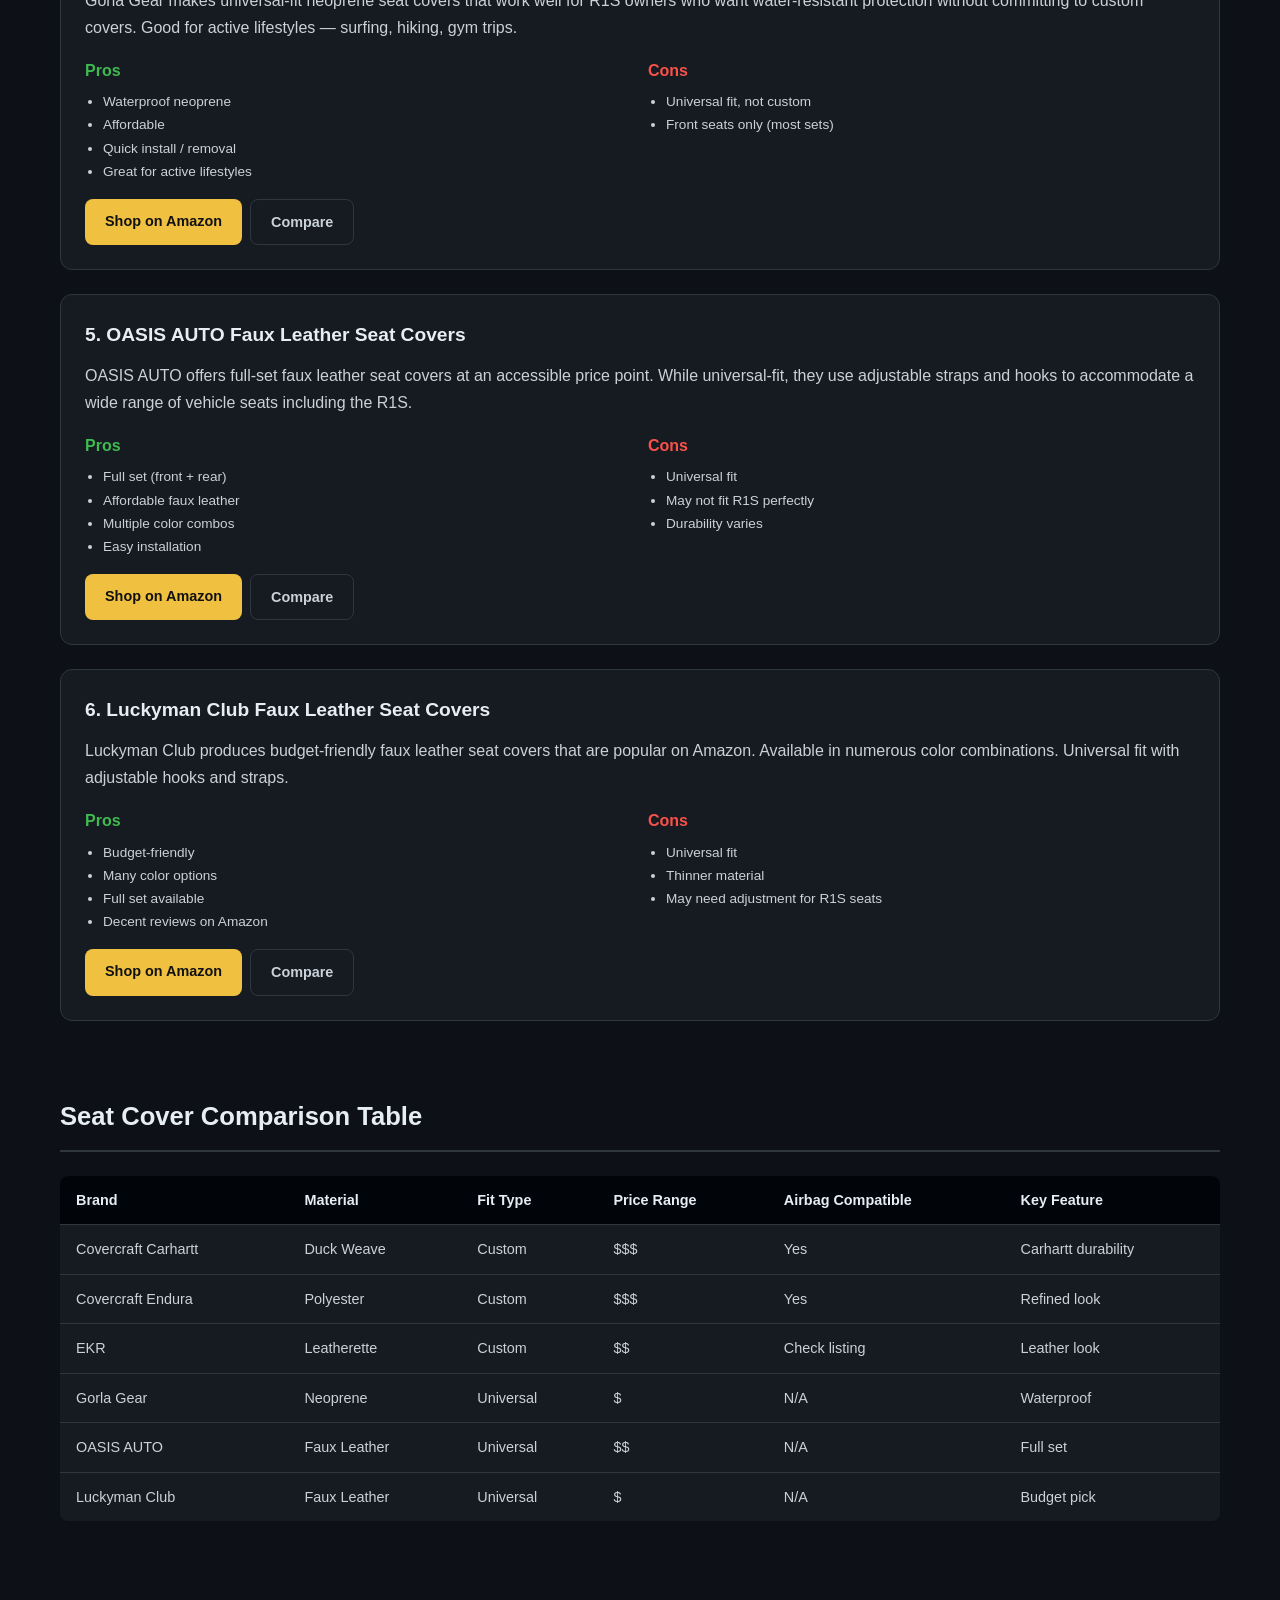
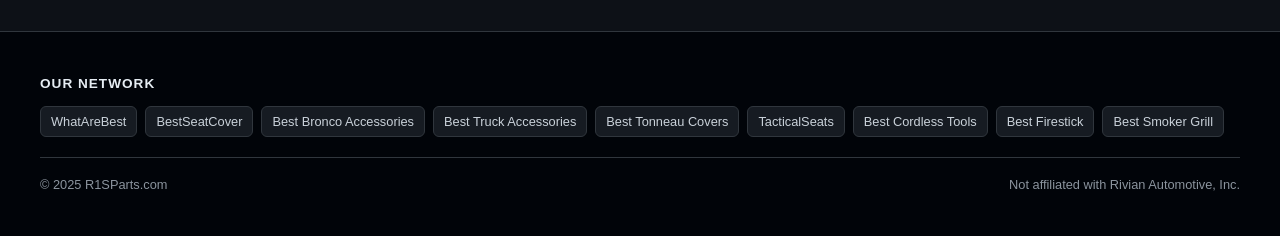
<file: best-seat-covers.html>
<!DOCTYPE html>
<html lang="en">
<head>
<meta name="robots" content="index,follow">
<meta charset="UTF-8">
<link rel="canonical" href="https://r1sparts.com/best-seat-covers.html">
<meta name="viewport" content="width=device-width,initial-scale=1">
<title>Best Seat Covers for Rivian R1S (2025) — R1SParts.com</title>
<meta name="description" content="Compare the best seat covers for the Rivian R1S. Neoprene, leatherette, and custom-fit options reviewed.">
<link rel="stylesheet" href="css/style.css">
</head>
<body>

<nav class="nav"><div class="nav-inner">
  <a href="/" class="nav-logo">R1S<span>Parts</span>.com</a>
  <div class="nav-links">
    <a href="/">Home</a>
    <a href="best-floor-mats.html">Floor Mats</a>
    <a href="best-cargo-liners.html">Cargo Liners</a>
    <a href="best-seat-covers.html" class="active">Seat Covers</a>
    <a href="best-accessories.html">Accessories</a>
  </div>
</div></nav>

<section class="hero">
  <h1>Best Seat Covers for Rivian R1S</h1>
  <p>Protect your R1S seats from wear, pets, and spills with custom-fit and universal seat covers.</p>
</section>

<div class="container">

<div class="disclosure"><strong>Affiliate Disclosure:</strong> We earn from qualifying Amazon purchases at no extra cost to you.</div>

<div class="review-card">
  
  <h3>1. Covercraft Carhartt SeatSaver</h3>
  <p>Covercraft's Carhartt SeatSaver seat covers are made from genuine Carhartt Duck Weave fabric — the same tough material used in Carhartt workwear. Custom-patterned for the Rivian R1S with SRS airbag compatibility.</p>
  <div class="pros-cons">
    <div class="pros"><h4>Pros</h4><ul><li>Genuine Carhartt Duck Weave</li><li>Custom-fit for R1S</li><li>SRS airbag compatible</li><li>Machine washable</li></ul></div>
    <div class="cons"><h4>Cons</h4><ul><li>Workwear aesthetic may not suit everyone</li><li>Premium pricing</li></ul></div>
  </div>
  <div class="btn-group">
    <a href="https://www.amazon.com/s?k=Covercraft+Carhartt+SeatSaver+Rivian+R1S&tag=brazenprodu01-20" class="btn btn-amazon" target="_blank" rel="nofollow noopener">Shop on Amazon</a>
    <a href="#comparison" class="btn btn-outline">Compare</a>
  </div>
</div>

<div class="review-card">
  
  <h3>2. Covercraft Precision Fit Endura</h3>
  <p>The Endura series from Covercraft offers a more refined look than the Carhartt line. Made from a durable polyester-based fabric with a water-resistant finish. Custom-patterned for proper fit around headrests and armrests.</p>
  <div class="pros-cons">
    <div class="pros"><h4>Pros</h4><ul><li>Clean, refined appearance</li><li>Water-resistant</li><li>Custom-fit patterns</li><li>Multiple color options</li></ul></div>
    <div class="cons"><h4>Cons</h4><ul><li>Not as rugged as Carhartt option</li><li>Higher cost than universal covers</li></ul></div>
  </div>
  <div class="btn-group">
    <a href="https://www.amazon.com/s?k=Covercraft+Endura+seat+covers+Rivian+R1S&tag=brazenprodu01-20" class="btn btn-amazon" target="_blank" rel="nofollow noopener">Shop on Amazon</a>
    <a href="#comparison" class="btn btn-outline">Compare</a>
  </div>
</div>

<div class="review-card">
  
  <h3>3. EKR Custom Fit Leatherette Seat Covers</h3>
  <p>EKR produces custom-fit leatherette seat covers that mimic the look and feel of genuine leather. Available in multiple colors to match or contrast your R1S interior. These covers install over your existing seats.</p>
  <div class="pros-cons">
    <div class="pros"><h4>Pros</h4><ul><li>Premium leatherette look</li><li>Multiple color options</li><li>Custom-fit for R1S</li><li>Easy to wipe clean</li></ul></div>
    <div class="cons"><h4>Cons</h4><ul><li>Can be warm in summer</li><li>Installation takes time</li></ul></div>
  </div>
  <div class="btn-group">
    <a href="https://www.amazon.com/s?k=EKR+custom+fit+leatherette+seat+covers+Rivian+R1S&tag=brazenprodu01-20" class="btn btn-amazon" target="_blank" rel="nofollow noopener">Shop on Amazon</a>
    <a href="#comparison" class="btn btn-outline">Compare</a>
  </div>
</div>

<div class="review-card">
  
  <h3>4. Gorla Gear Neoprene Seat Covers</h3>
  <p>Gorla Gear makes universal-fit neoprene seat covers that work well for R1S owners who want water-resistant protection without committing to custom covers. Good for active lifestyles — surfing, hiking, gym trips.</p>
  <div class="pros-cons">
    <div class="pros"><h4>Pros</h4><ul><li>Waterproof neoprene</li><li>Affordable</li><li>Quick install / removal</li><li>Great for active lifestyles</li></ul></div>
    <div class="cons"><h4>Cons</h4><ul><li>Universal fit, not custom</li><li>Front seats only (most sets)</li></ul></div>
  </div>
  <div class="btn-group">
    <a href="https://www.amazon.com/s?k=Gorla+Gear+neoprene+seat+covers&tag=brazenprodu01-20" class="btn btn-amazon" target="_blank" rel="nofollow noopener">Shop on Amazon</a>
    <a href="#comparison" class="btn btn-outline">Compare</a>
  </div>
</div>

<div class="review-card">
  
  <h3>5. OASIS AUTO Faux Leather Seat Covers</h3>
  <p>OASIS AUTO offers full-set faux leather seat covers at an accessible price point. While universal-fit, they use adjustable straps and hooks to accommodate a wide range of vehicle seats including the R1S.</p>
  <div class="pros-cons">
    <div class="pros"><h4>Pros</h4><ul><li>Full set (front + rear)</li><li>Affordable faux leather</li><li>Multiple color combos</li><li>Easy installation</li></ul></div>
    <div class="cons"><h4>Cons</h4><ul><li>Universal fit</li><li>May not fit R1S perfectly</li><li>Durability varies</li></ul></div>
  </div>
  <div class="btn-group">
    <a href="https://www.amazon.com/s?k=OASIS+AUTO+faux+leather+seat+covers+SUV&tag=brazenprodu01-20" class="btn btn-amazon" target="_blank" rel="nofollow noopener">Shop on Amazon</a>
    <a href="#comparison" class="btn btn-outline">Compare</a>
  </div>
</div>

<div class="review-card">
  
  <h3>6. Luckyman Club Faux Leather Seat Covers</h3>
  <p>Luckyman Club produces budget-friendly faux leather seat covers that are popular on Amazon. Available in numerous color combinations. Universal fit with adjustable hooks and straps.</p>
  <div class="pros-cons">
    <div class="pros"><h4>Pros</h4><ul><li>Budget-friendly</li><li>Many color options</li><li>Full set available</li><li>Decent reviews on Amazon</li></ul></div>
    <div class="cons"><h4>Cons</h4><ul><li>Universal fit</li><li>Thinner material</li><li>May need adjustment for R1S seats</li></ul></div>
  </div>
  <div class="btn-group">
    <a href="https://www.amazon.com/s?k=Luckyman+Club+seat+covers+SUV&tag=brazenprodu01-20" class="btn btn-amazon" target="_blank" rel="nofollow noopener">Shop on Amazon</a>
    <a href="#comparison" class="btn btn-outline">Compare</a>
  </div>
</div>

<section class="section" id="comparison">
  <h2 class="section-title">Seat Cover Comparison Table</h2>
  <div class="table-wrap">
    <table>
      <thead><tr><th>Brand</th><th>Material</th><th>Fit Type</th><th>Price Range</th><th>Airbag Compatible</th><th>Key Feature</th></tr></thead>
      <tbody>
        <tr><td>Covercraft Carhartt</td><td>Duck Weave</td><td>Custom</td><td>$$$</td><td>Yes</td><td>Carhartt durability</td></tr>
        <tr><td>Covercraft Endura</td><td>Polyester</td><td>Custom</td><td>$$$</td><td>Yes</td><td>Refined look</td></tr>
        <tr><td>EKR</td><td>Leatherette</td><td>Custom</td><td>$$</td><td>Check listing</td><td>Leather look</td></tr>
        <tr><td>Gorla Gear</td><td>Neoprene</td><td>Universal</td><td>$</td><td>N/A</td><td>Waterproof</td></tr>
        <tr><td>OASIS AUTO</td><td>Faux Leather</td><td>Universal</td><td>$$</td><td>N/A</td><td>Full set</td></tr>
        <tr><td>Luckyman Club</td><td>Faux Leather</td><td>Universal</td><td>$</td><td>N/A</td><td>Budget pick</td></tr>
      </tbody>
    </table>
  </div>
</section>

</div>

<footer class="footer"><div class="footer-inner">
  <div class="footer-network"><h4>Our Network</h4>
    <div class="footer-network-links">
      <a href="https://whatarebest.com">WhatAreBest</a><a href="https://bestseatcover.com">BestSeatCover</a><a href="https://bestbroncoaccessories.com">Best Bronco Accessories</a><a href="https://besttruckaccessories.com">Best Truck Accessories</a><a href="https://besttonneaucovers.com">Best Tonneau Covers</a><a href="https://tacticalseats.com">TacticalSeats</a><a href="https://bestcordlesstools.com">Best Cordless Tools</a><a href="https://bestfirestick.com">Best Firestick</a><a href="https://bestsmokergrill.com">Best Smoker Grill</a>
    </div>
  </div>
  <div class="footer-bottom"><span>&copy; 2025 R1SParts.com</span><span>Not affiliated with Rivian Automotive, Inc.</span></div>
</div></footer>

</body>
</html>
</file>
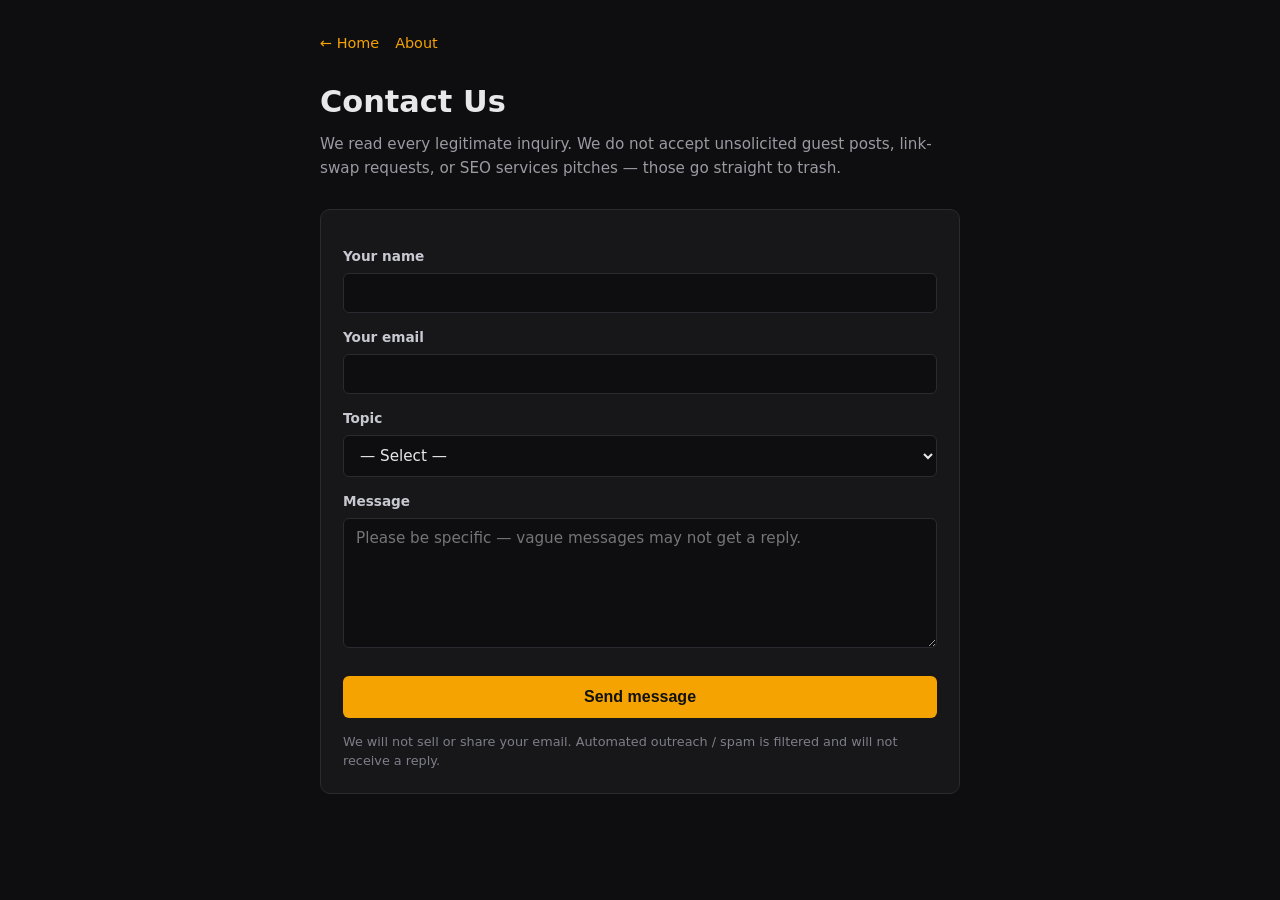
<file: contact.html>
<!DOCTYPE html>
<html lang="en">
<head>
<meta charset="UTF-8">
<meta name="viewport" content="width=device-width, initial-scale=1.0">
<meta name="robots" content="index,follow">
<title>Contact Us — R1sparts</title>
<meta name="description" content="Get in touch with the R1sparts team. We respond to all legitimate inquiries within 48 business hours.">
<link rel="canonical" href="https://r1sparts.com/contact.html">
<style>
*{box-sizing:border-box;margin:0;padding:0}
body{font-family:system-ui,-apple-system,Segoe UI,Roboto,sans-serif;background:#0e0e10;color:#e8e8ea;line-height:1.55;padding:32px 20px}
.wrap{max-width:640px;margin:0 auto}
h1{font-size:1.9rem;margin-bottom:8px}
.sub{color:#9a9aa2;margin-bottom:28px;font-size:.95rem}
form{background:#17171a;border:1px solid #2a2a30;border-radius:10px;padding:22px}
label{display:block;font-size:.85rem;color:#c8c8d0;margin:14px 0 6px;font-weight:600}
input,textarea,select{width:100%;padding:10px 12px;background:#0e0e10;border:1px solid #2a2a30;border-radius:6px;color:#e8e8ea;font-family:inherit;font-size:.95rem}
input:focus,textarea:focus,select:focus{outline:none;border-color:#f4a300}
textarea{min-height:130px;resize:vertical}
button{margin-top:20px;width:100%;padding:12px;background:#f4a300;color:#111;border:0;border-radius:6px;font-weight:700;font-size:1rem;cursor:pointer}
button:hover{background:#ffb82b}
.hp{position:absolute;left:-9999px;top:-9999px}
.note{font-size:.8rem;color:#7e7e88;margin-top:14px}
.nav{margin-bottom:24px;font-size:.9rem}
.nav a{color:#f4a300;text-decoration:none;margin-right:16px}
.nav a:hover{text-decoration:underline}
.ok,.err{display:none;padding:12px;border-radius:6px;margin-top:14px;font-size:.9rem}
.ok{background:#1b3a1b;color:#a3e0a3;border:1px solid #2e6b2e}
.err{background:#3a1b1b;color:#e0a3a3;border:1px solid #6b2e2e}
</style>
</head>
<body>
<div class="wrap">
<div class="nav"><a href="index.html">← Home</a><a href="about.html">About</a></div>
<h1>Contact Us</h1>
<p class="sub">We read every legitimate inquiry. We do not accept unsolicited guest posts, link-swap requests, or SEO services pitches — those go straight to trash.</p>

<form id="contactForm" action="https://api.web3forms.com/submit" method="POST">
  <!-- Access key will be populated per-site via the builder script -->
  <input type="hidden" name="access_key" value="6159500e-796b-4603-b093-04c218d81d97">
  <input type="hidden" name="subject" value="[r1sparts.com] New contact form submission">
  <input type="hidden" name="from_name" value="R1sparts Contact Form">
  <input type="hidden" name="redirect" value="https://r1sparts.com/contact.html?sent=1">
  <!-- Honeypot -->
  <input type="text" name="botcheck" class="hp" tabindex="-1" autocomplete="off">
  <!-- Context -->
  <input type="hidden" name="source_site" value="r1sparts.com">

  <label for="name">Your name</label>
  <input id="name" name="name" type="text" required maxlength="100">

  <label for="email">Your email</label>
  <input id="email" name="email" type="email" required maxlength="150">

  <label for="topic">Topic</label>
  <select id="topic" name="topic" required>
    <option value="">— Select —</option>
    <option value="product-question">Product question</option>
    <option value="correction">Correction / factual error</option>
    <option value="partnership">Brand / partnership inquiry</option>
    <option value="press">Press / media</option>
    <option value="other">Other</option>
  </select>

  <label for="message">Message</label>
  <textarea id="message" name="message" required minlength="20" maxlength="4000" placeholder="Please be specific — vague messages may not get a reply."></textarea>

  <button type="submit">Send message</button>

  <div id="ok" class="ok">Message sent. We respond within 48 business hours to legitimate inquiries.</div>
  <div id="err" class="err">Something went wrong. Try again in a minute or refresh the page.</div>
  <p class="note">We will not sell or share your email. Automated outreach / spam is filtered and will not receive a reply.</p>
</form>
</div>
<script>
(function(){
  var q = new URLSearchParams(location.search);
  if (q.get('sent') === '1') {
    document.getElementById('ok').style.display = 'block';
    document.getElementById('contactForm').reset();
  }
  document.getElementById('contactForm').addEventListener('submit', function(e){
    e.preventDefault();
    var f = e.target;
    var data = new FormData(f);
    fetch(f.action, { method:'POST', body:data, headers:{ 'Accept':'application/json' }})
      .then(r => r.ok ? r.json() : Promise.reject(r))
      .then(() => { location.href = 'contact.html?sent=1'; })
      .catch(() => { document.getElementById('err').style.display = 'block'; });
  });
})();
</script>
</body>
</html>
</file>
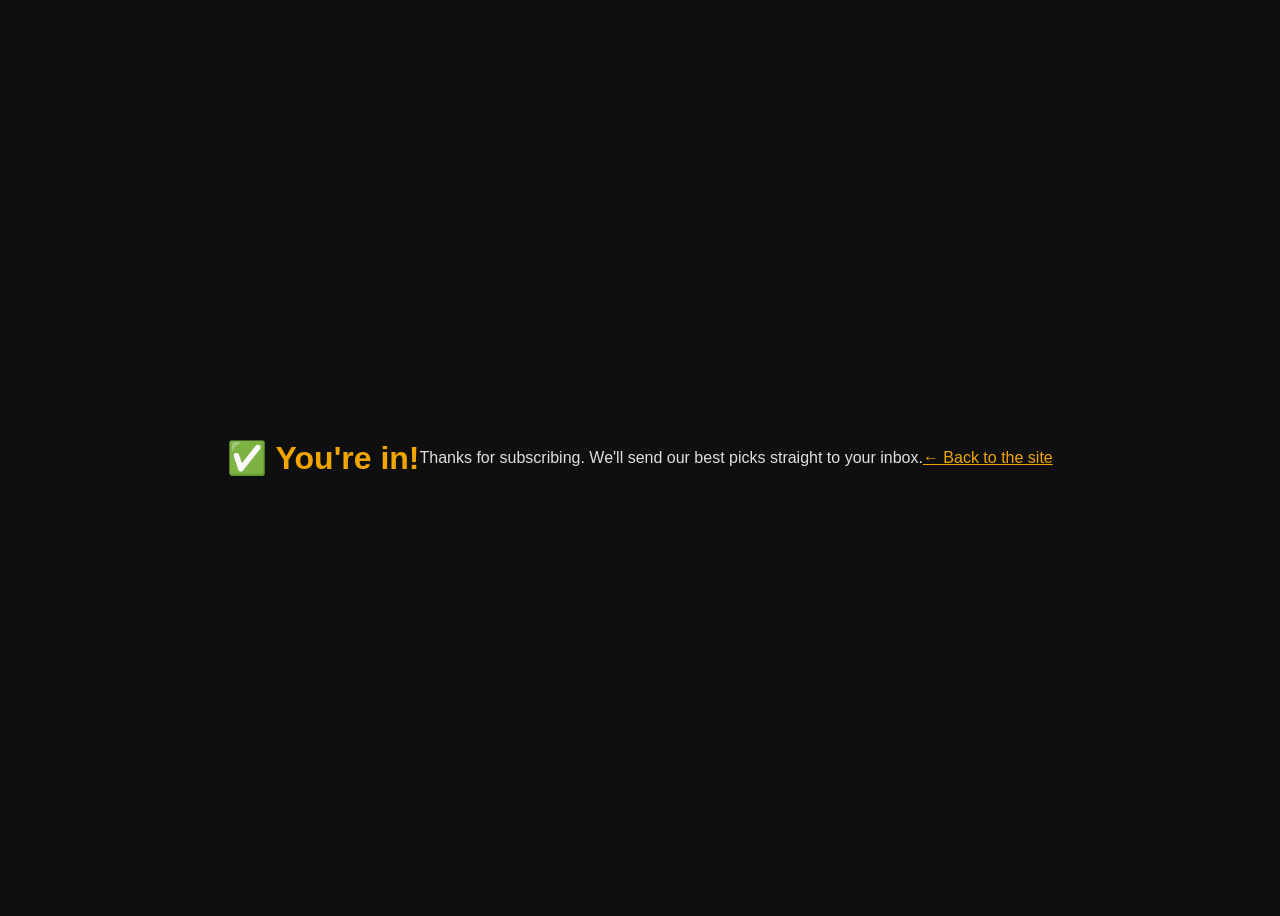
<file: thanks.html>
<!doctype html>
<html lang="en">
<head>
<meta charset="utf-8">
<title>Thanks! — r1sparts.com</title>
<meta name="robots" content="noindex">
<style>
body { font-family: sans-serif; background: #0f0f0f; color: #e0e0e0; display: flex; align-items: center; justify-content: center; min-height: 100vh; text-align: center; }
h1 { color: #f0a500; }
a { color: #f0a500; }
</style>
</head>
<body>
<h1>✅ You're in!</h1>
<p>Thanks for subscribing. We'll send our best picks straight to your inbox.</p>
<p><a href="/">← Back to the site</a></p>
</body>
</html>
</file>
<file: css/style.css>
*{margin:0;padding:0;box-sizing:border-box}
:root{--bg:#0d1117;--card:#161b22;--border:#30363d;--text:#c9d1d9;--heading:#e6edf3;--accent:#58a6ff;--yellow:#f0c040;--green:#3fb950;--orange:#d29922}
body{font-family:-apple-system,BlinkMacSystemFont,'Segoe UI',Roboto,sans-serif;background:var(--bg);color:var(--text);line-height:1.7}
a{color:var(--accent);text-decoration:none}a:hover{text-decoration:underline}
img{max-width:100%;height:auto}

/* NAV */
.nav{background:#010409;border-bottom:1px solid var(--border);padding:12px 0;position:sticky;top:0;z-index:100}
.nav-inner{max-width:1200px;margin:0 auto;padding:0 20px;display:flex;align-items:center;justify-content:space-between;flex-wrap:wrap;gap:8px}
.nav-logo{font-size:1.3rem;font-weight:700;color:var(--heading);letter-spacing:-.5px}
.nav-logo span{color:var(--green)}
.nav-links{display:flex;gap:6px;flex-wrap:wrap}
.nav-links a{color:var(--text);font-size:.85rem;padding:6px 10px;border-radius:6px;transition:background .2s}
.nav-links a:hover,.nav-links a.active{background:var(--card);color:var(--heading);text-decoration:none}

/* HERO */
.hero{text-align:center;padding:60px 20px 40px;background:linear-gradient(180deg,#010409 0%,var(--bg) 100%)}
.hero h1{font-size:2.4rem;color:var(--heading);margin-bottom:12px}
.hero p{font-size:1.1rem;max-width:700px;margin:0 auto;color:var(--text)}

/* CONTAINER */
.container{max-width:1200px;margin:0 auto;padding:0 20px}

/* SECTION */
.section{padding:50px 0}
.section-title{font-size:1.6rem;color:var(--heading);margin-bottom:24px;padding-bottom:12px;border-bottom:2px solid var(--border)}

/* PRODUCT GRID */
.product-grid{display:grid;grid-template-columns:repeat(auto-fill,minmax(280px,1fr));gap:20px}
.product-card{background:var(--card);border:1px solid var(--border);border-radius:12px;padding:20px;transition:border-color .2s}
.product-card:hover{border-color:var(--accent)}
.product-card img{width:100%;border-radius:8px;margin-bottom:12px;aspect-ratio:1;object-fit:contain;background:#fff}
.product-card h3{color:var(--heading);font-size:1.05rem;margin-bottom:6px}
.product-card .price{color:var(--green);font-weight:600;font-size:1.1rem;margin-bottom:8px}
.product-card .brand{color:var(--orange);font-size:.8rem;text-transform:uppercase;letter-spacing:.5px;margin-bottom:4px}
.product-card ul{font-size:.85rem;padding-left:18px;margin-bottom:14px}

/* BUTTONS */
.btn{display:inline-block;padding:10px 20px;border-radius:8px;font-weight:600;font-size:.9rem;text-align:center;transition:opacity .2s;border:none;cursor:pointer}
.btn:hover{opacity:.85;text-decoration:none}
.btn-amazon{background:var(--yellow);color:#111}
.btn-outline{background:transparent;border:1px solid var(--border);color:var(--text)}
.btn-outline:hover{border-color:var(--accent);color:var(--accent)}
.btn-block{display:block;width:100%;margin-top:6px}
.btn-group{display:flex;gap:8px;margin-top:auto}

/* COMPARISON TABLE */
.table-wrap{overflow-x:auto;margin:20px 0}
table{width:100%;border-collapse:collapse;background:var(--card);border-radius:8px;overflow:hidden}
th,td{padding:12px 16px;text-align:left;border-bottom:1px solid var(--border);font-size:.9rem}
th{background:#010409;color:var(--heading);font-weight:600;white-space:nowrap}
td{color:var(--text)}
tr:last-child td{border-bottom:none}

/* REVIEW CARD (subpages) */
.review-card{background:var(--card);border:1px solid var(--border);border-radius:12px;padding:24px;margin-bottom:24px}
.review-card h3{color:var(--heading);font-size:1.2rem;margin-bottom:10px}
.review-card .float-img{float:right;margin:0 0 12px 20px;max-width:180px}
.review-card .float-img img{width:100%;border-radius:8px;background:#fff}
.review-card .pros-cons{display:grid;grid-template-columns:1fr 1fr;gap:16px;margin:16px 0}
.review-card .pros h4{color:var(--green)}
.review-card .cons h4{color:#f85149}
.review-card .pros ul,.review-card .cons ul{font-size:.85rem;padding-left:18px;margin-top:6px}

/* CATEGORY CARDS */
.cat-grid{display:grid;grid-template-columns:repeat(auto-fill,minmax(220px,1fr));gap:16px;margin:20px 0}
.cat-card{background:var(--card);border:1px solid var(--border);border-radius:10px;padding:24px;text-align:center;transition:border-color .2s}
.cat-card:hover{border-color:var(--accent)}
.cat-card h3{color:var(--heading);font-size:1rem;margin-bottom:6px}
.cat-card p{font-size:.85rem;margin-bottom:12px}

/* FOOTER */
.footer{background:#010409;border-top:1px solid var(--border);padding:40px 20px;margin-top:40px}
.footer-inner{max-width:1200px;margin:0 auto}
.footer-network{margin-bottom:20px}
.footer-network h4{color:var(--heading);font-size:.85rem;margin-bottom:10px;text-transform:uppercase;letter-spacing:1px}
.footer-network-links{display:flex;flex-wrap:wrap;gap:8px}
.footer-network-links a{font-size:.8rem;padding:4px 10px;background:var(--card);border:1px solid var(--border);border-radius:6px;color:var(--text)}
.footer-network-links a:hover{border-color:var(--accent);color:var(--accent);text-decoration:none}
.footer-bottom{display:flex;justify-content:space-between;align-items:center;flex-wrap:wrap;gap:12px;padding-top:16px;border-top:1px solid var(--border);font-size:.8rem;color:#8b949e}
.disclosure{background:var(--card);border:1px solid var(--border);border-radius:8px;padding:16px;margin:20px 0;font-size:.82rem;color:#8b949e}

/* RESPONSIVE */
@media(max-width:768px){
  .hero h1{font-size:1.6rem}
  .nav-links{width:100%;justify-content:center}
  .review-card .pros-cons{grid-template-columns:1fr}
  .review-card .float-img{float:none;max-width:100%;margin:0 0 12px 0}
  .footer-bottom{flex-direction:column;text-align:center}
}
</file>
